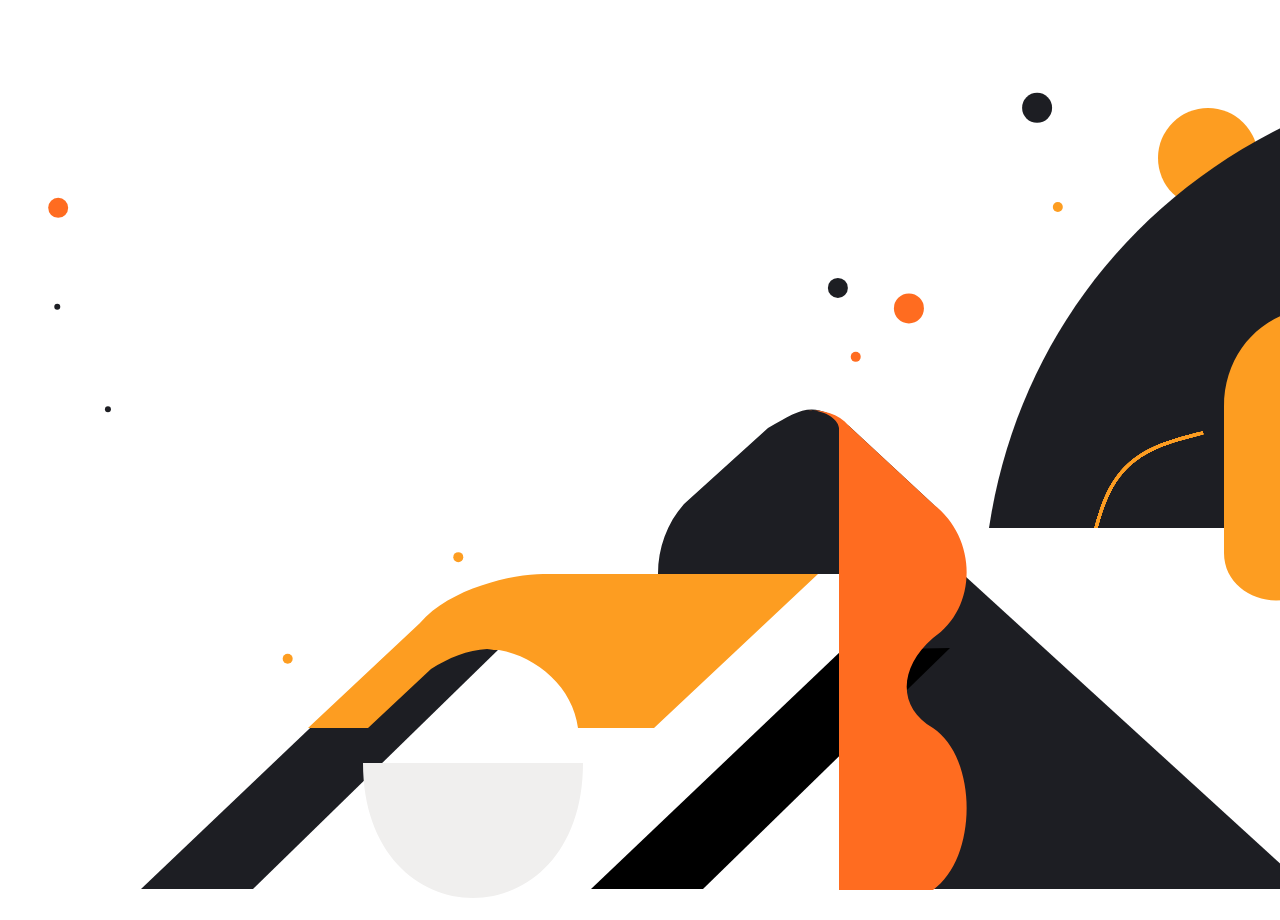
<file: assets/landingPage_00/240914_landingPageCode/index.html>
<!DOCTYPE html>
<html lang="en">
<head>
    <meta charset="UTF-8">
    <meta name="viewport" content="width=device-width, initial-scale=1.0">
    <title>Document</title>
    <script src="style.css"></script>
</head>
<body>
            <canvas id="myCanvas"></canvas>
          <script src="landingPage.js"></script>
</body>
</html>
</file>
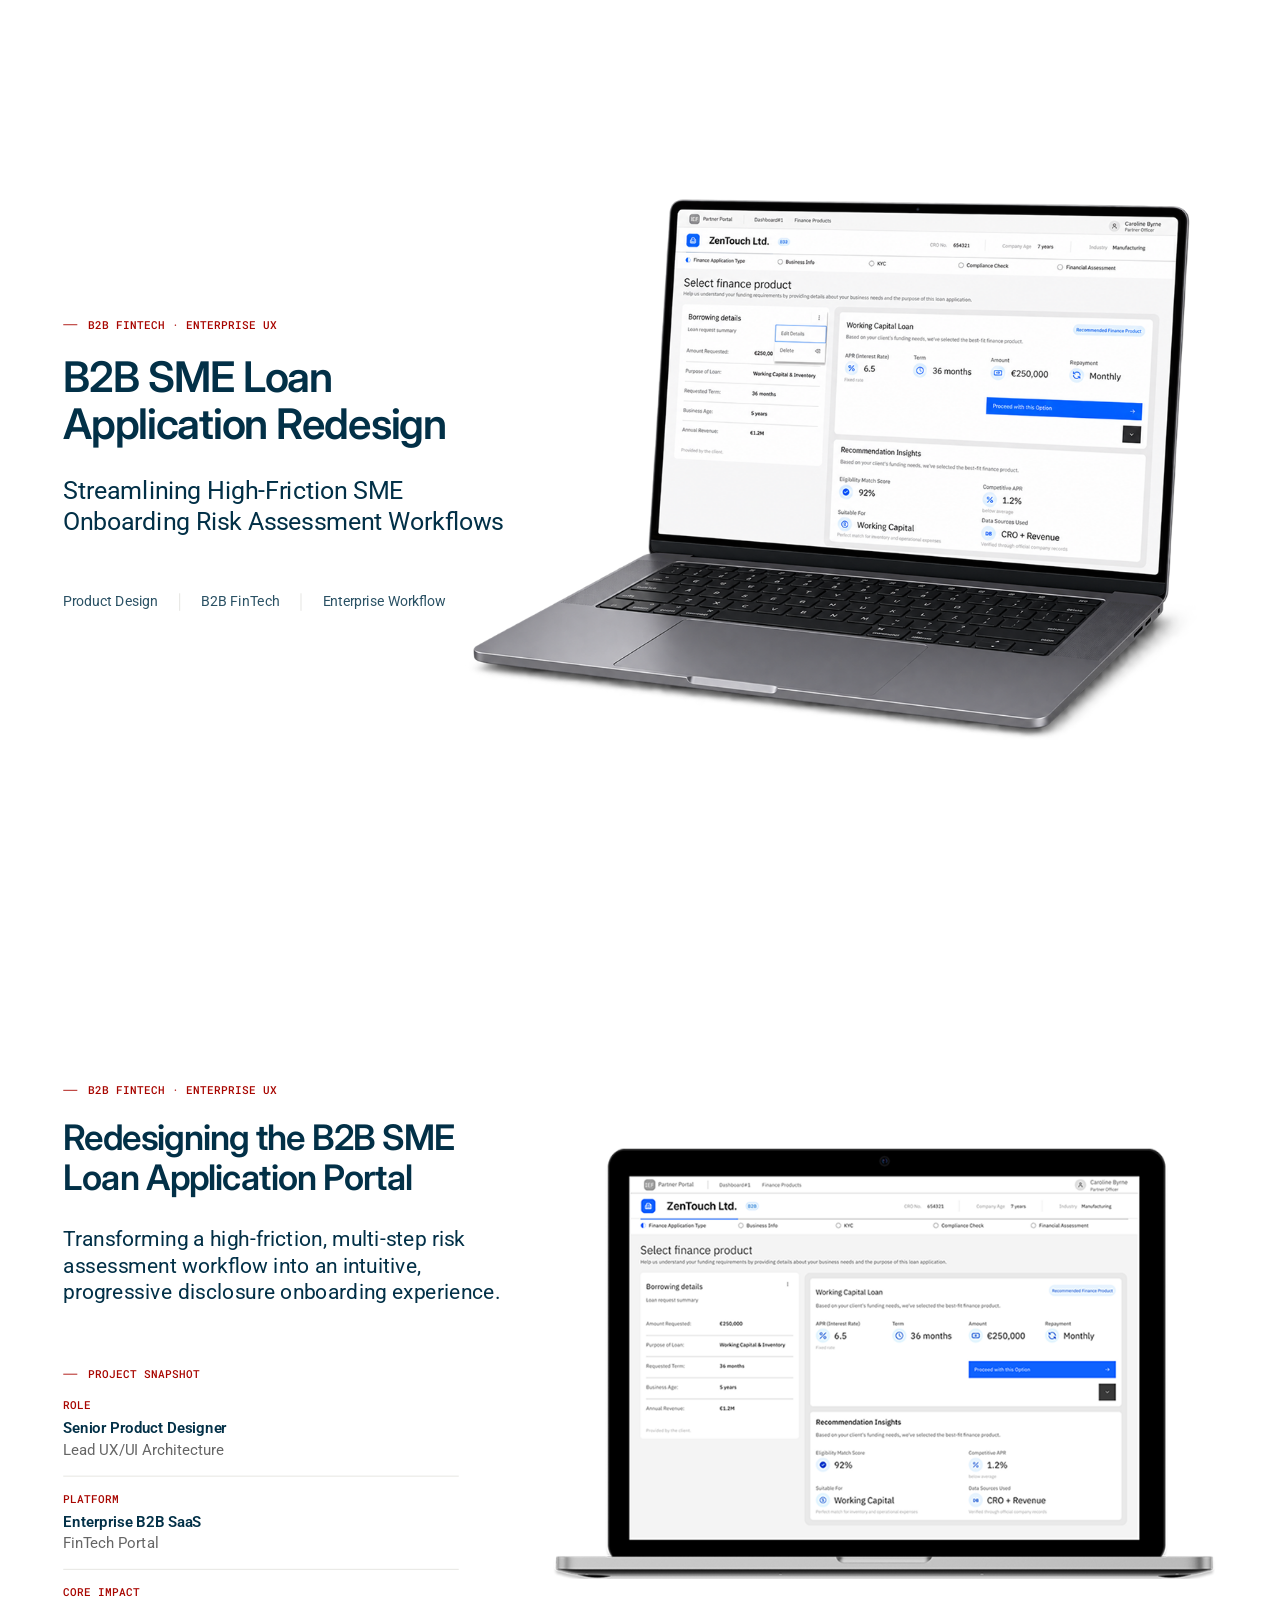
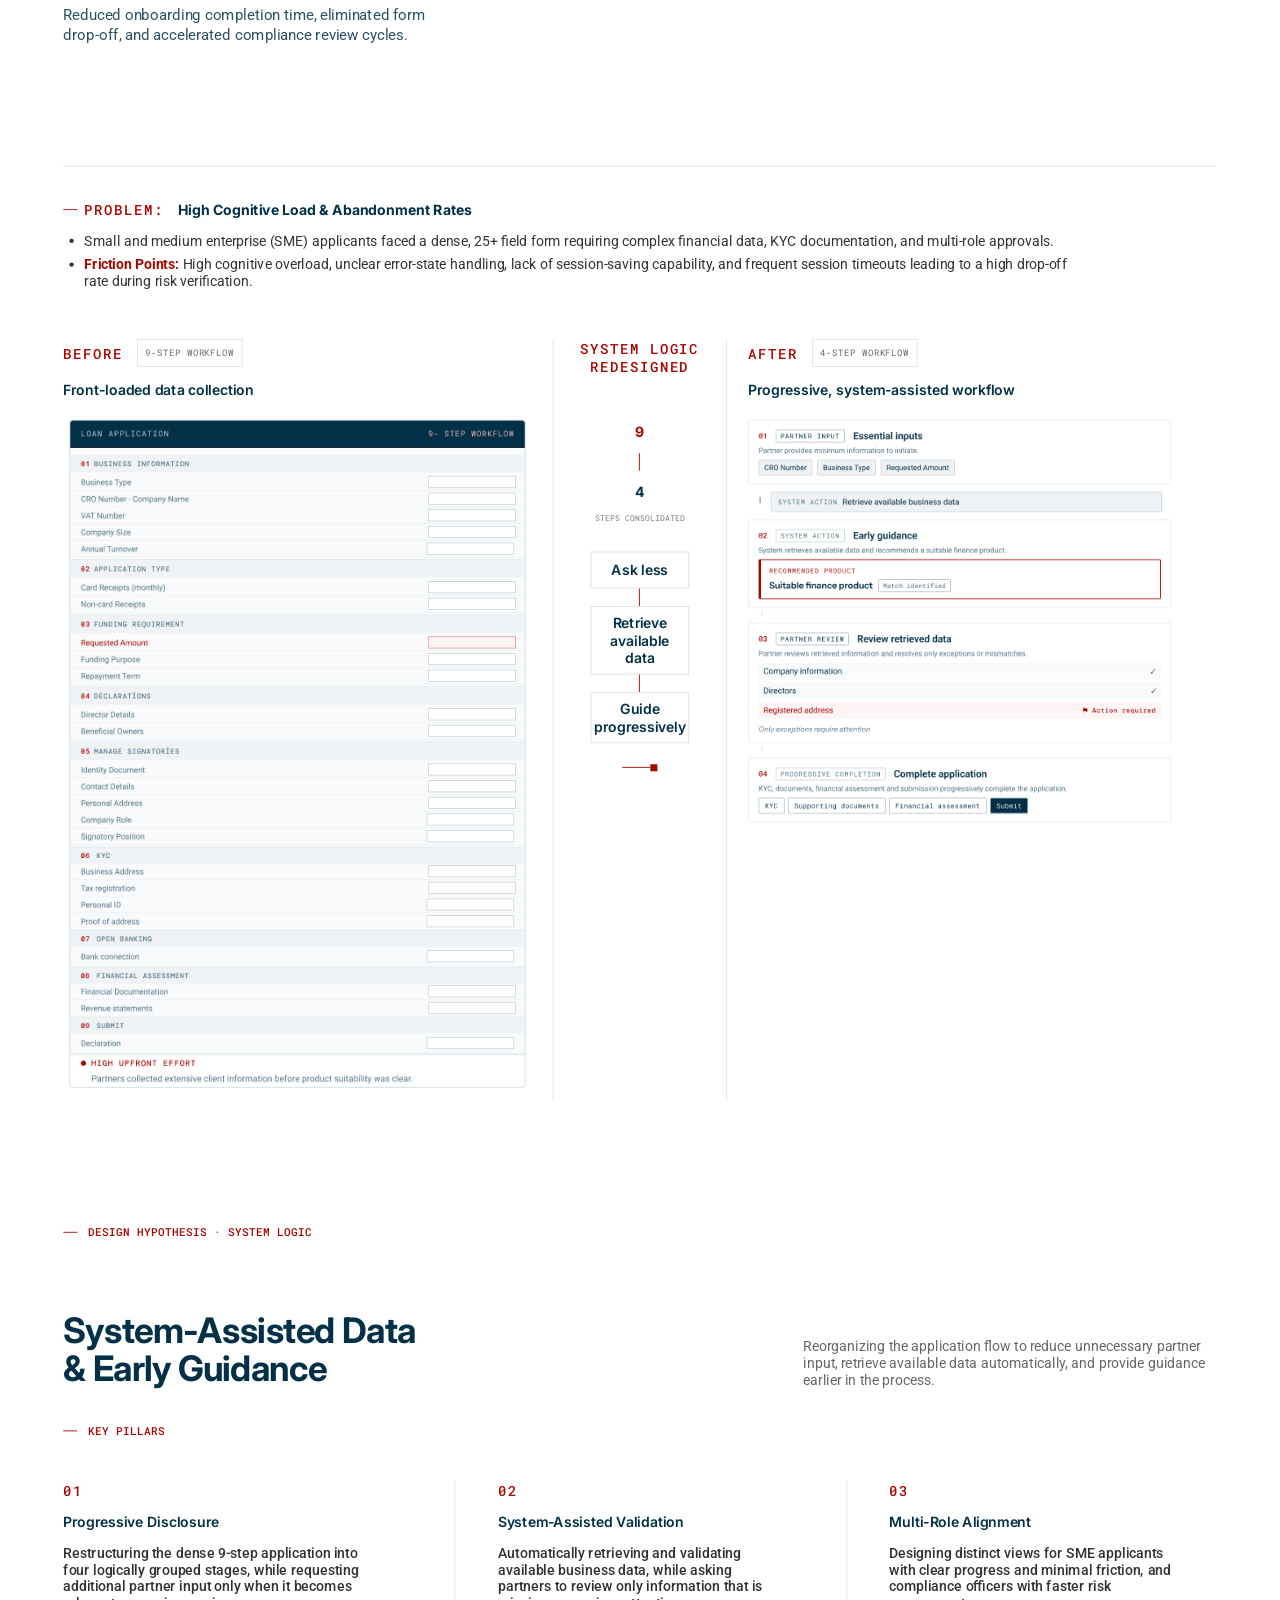
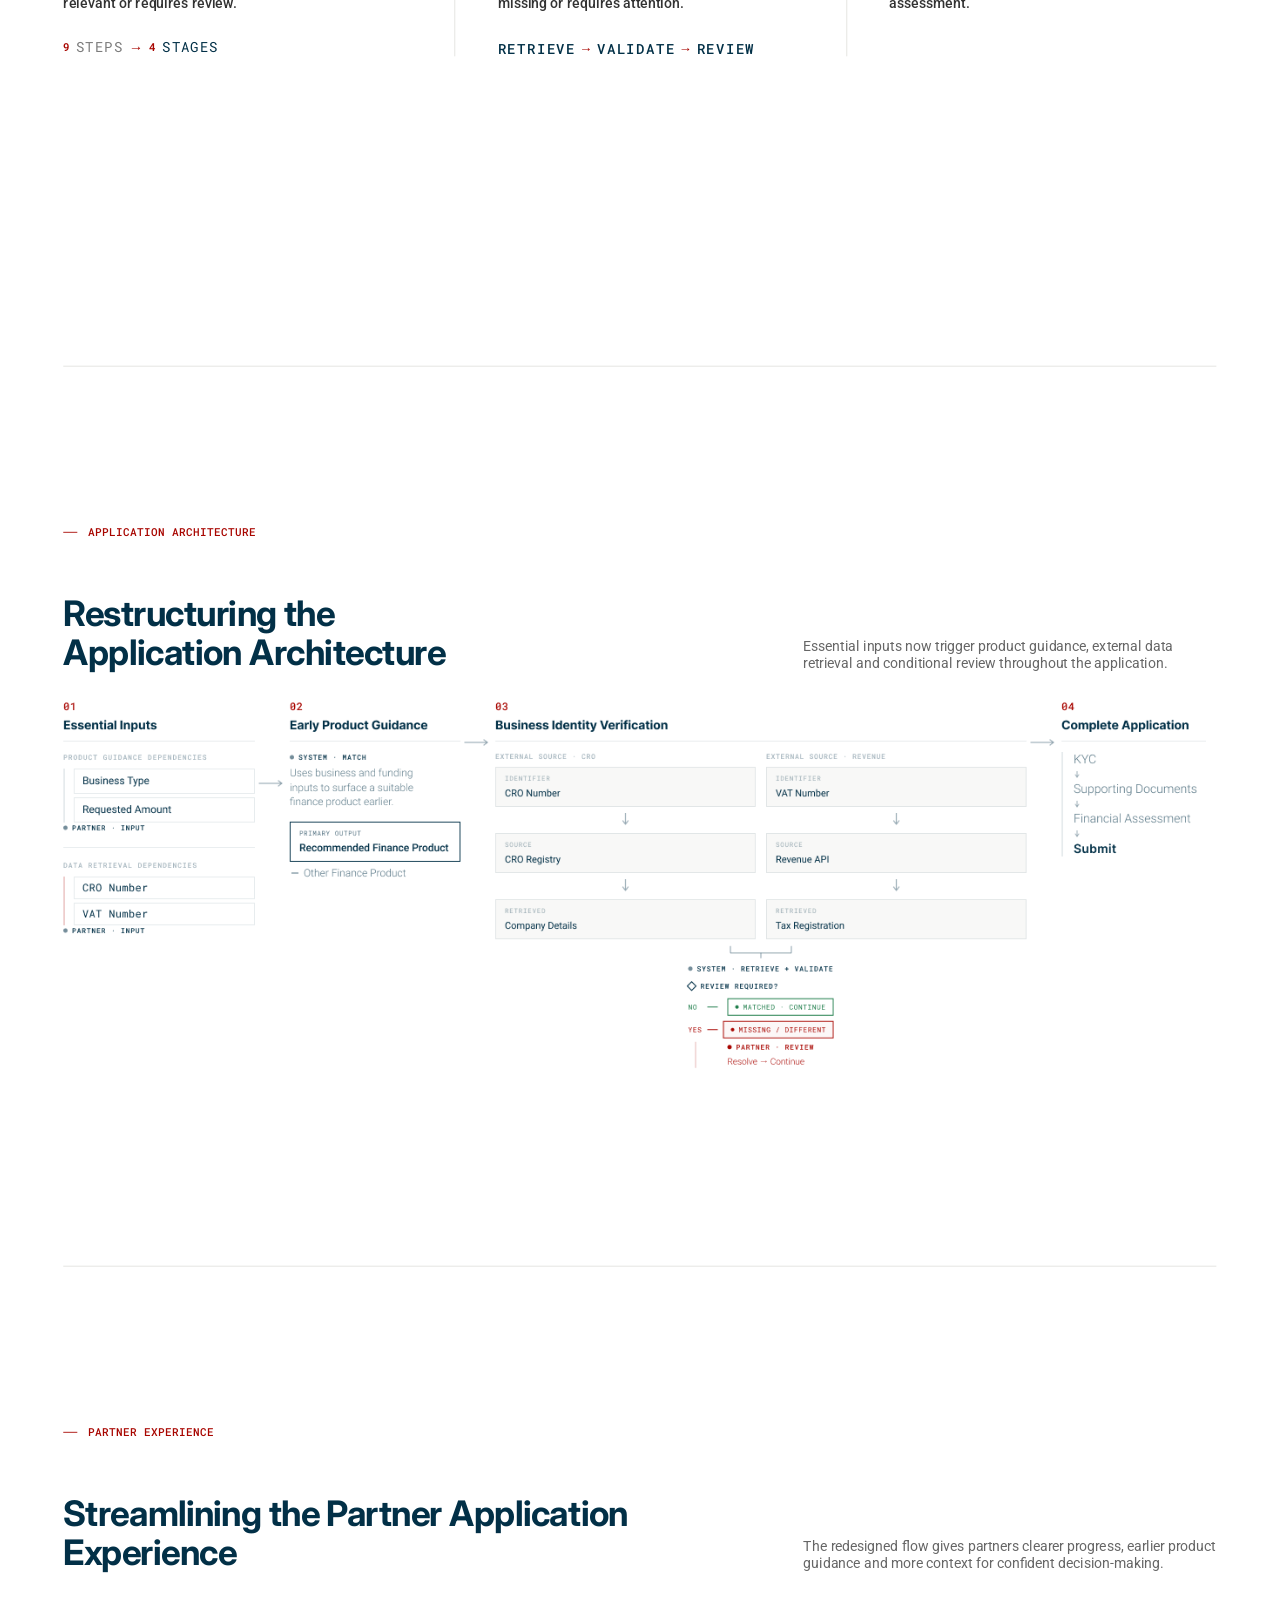
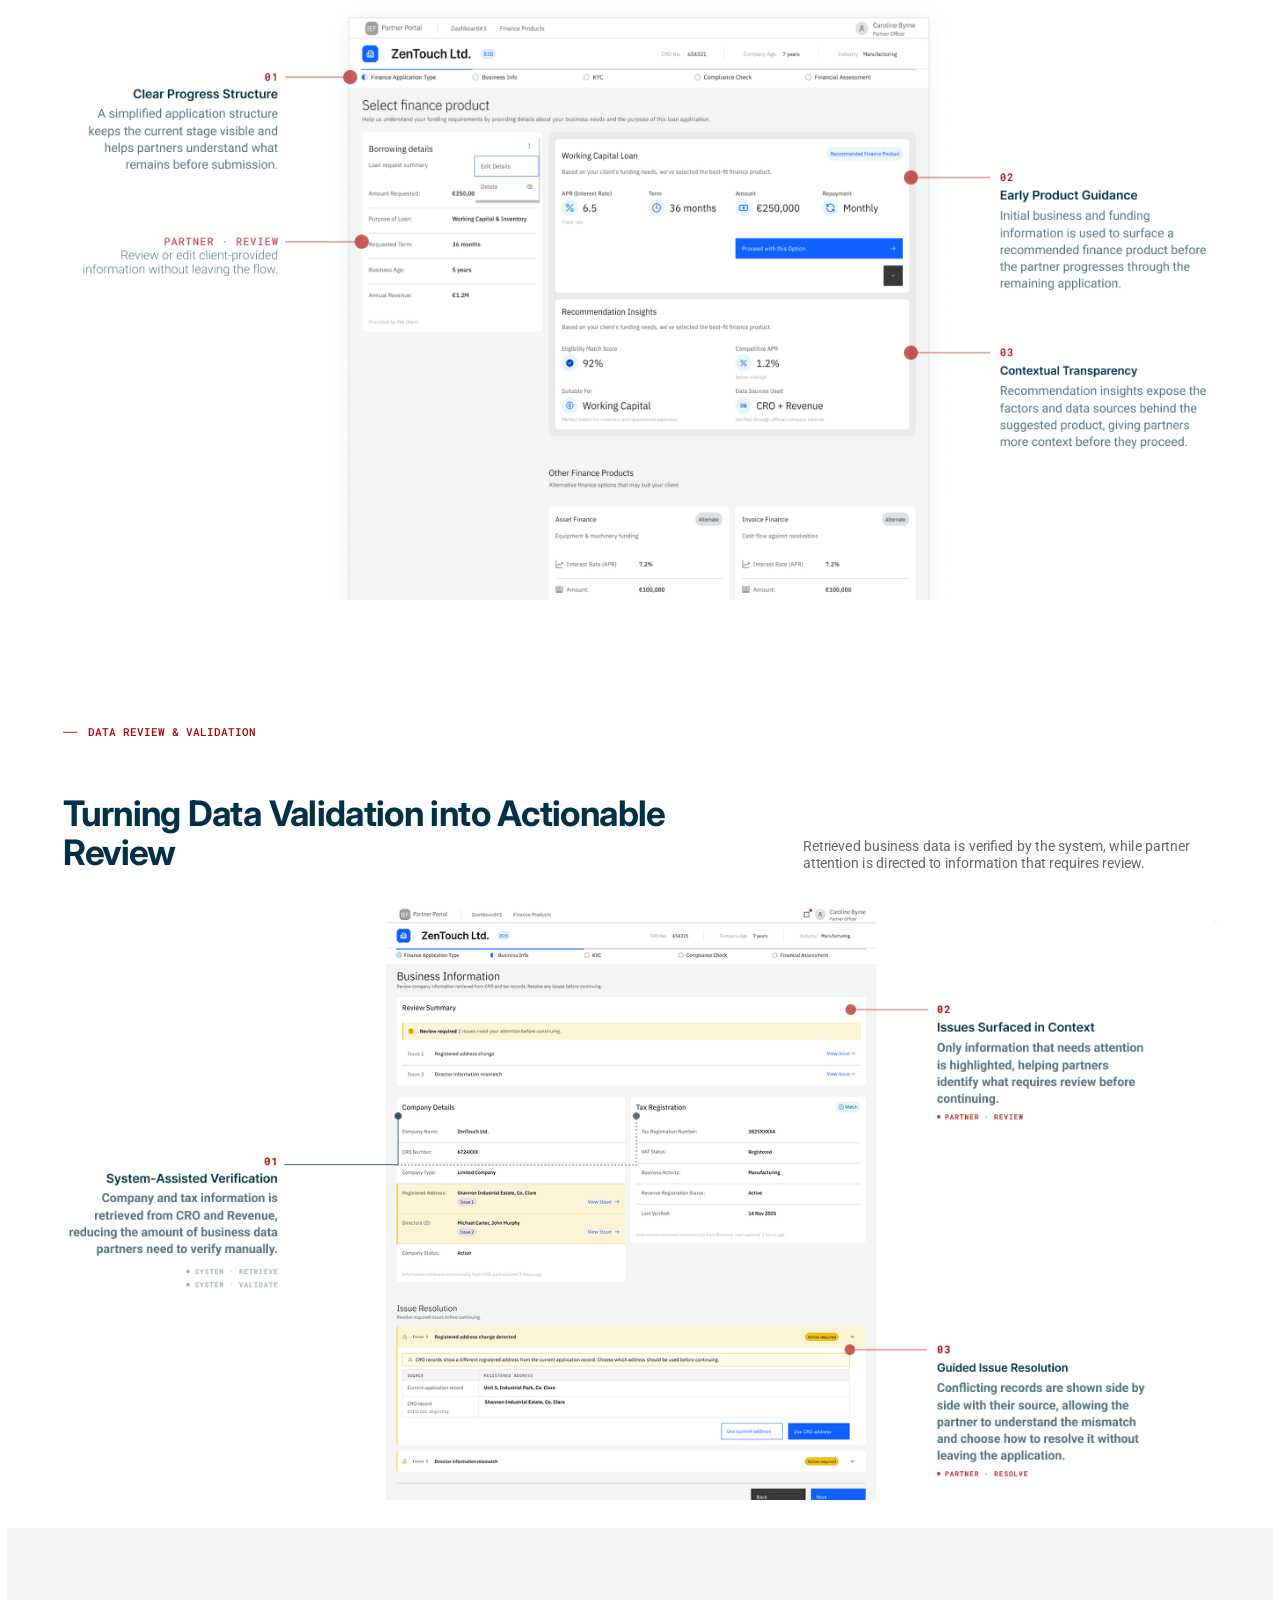
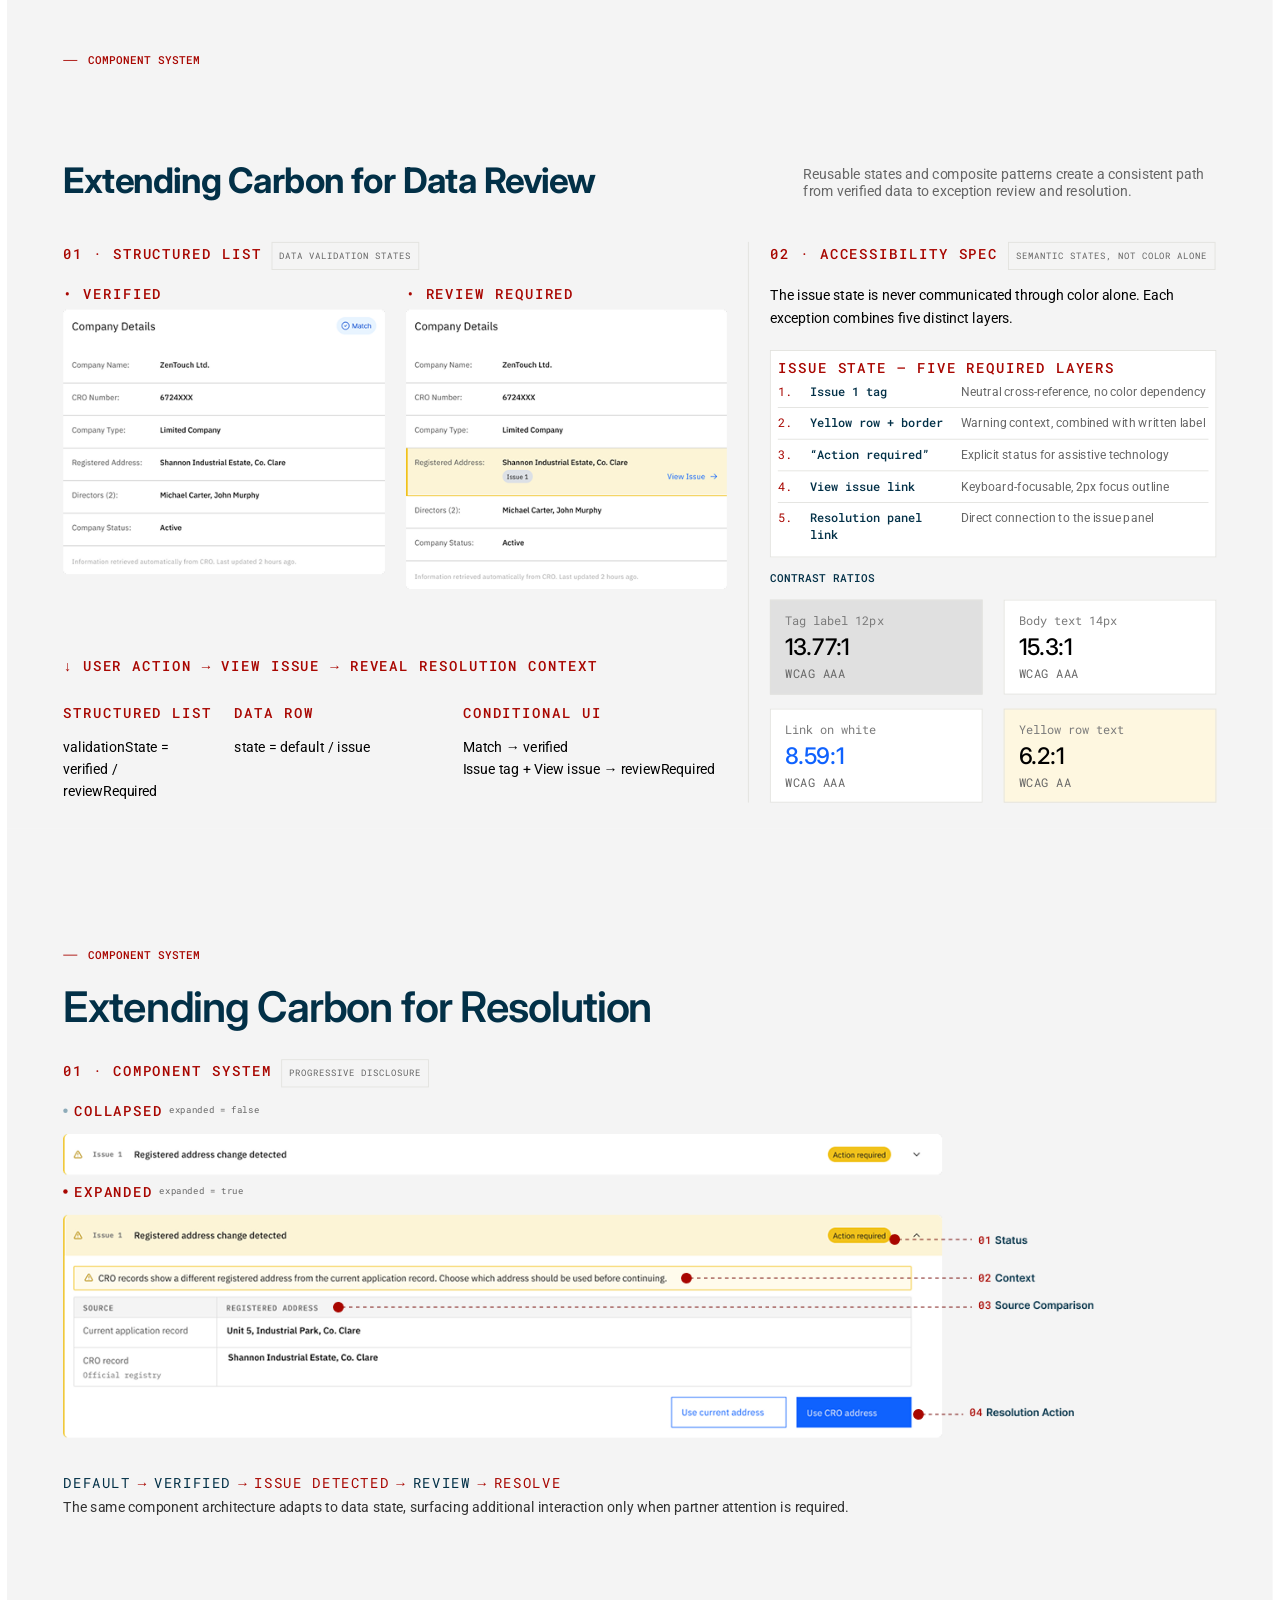
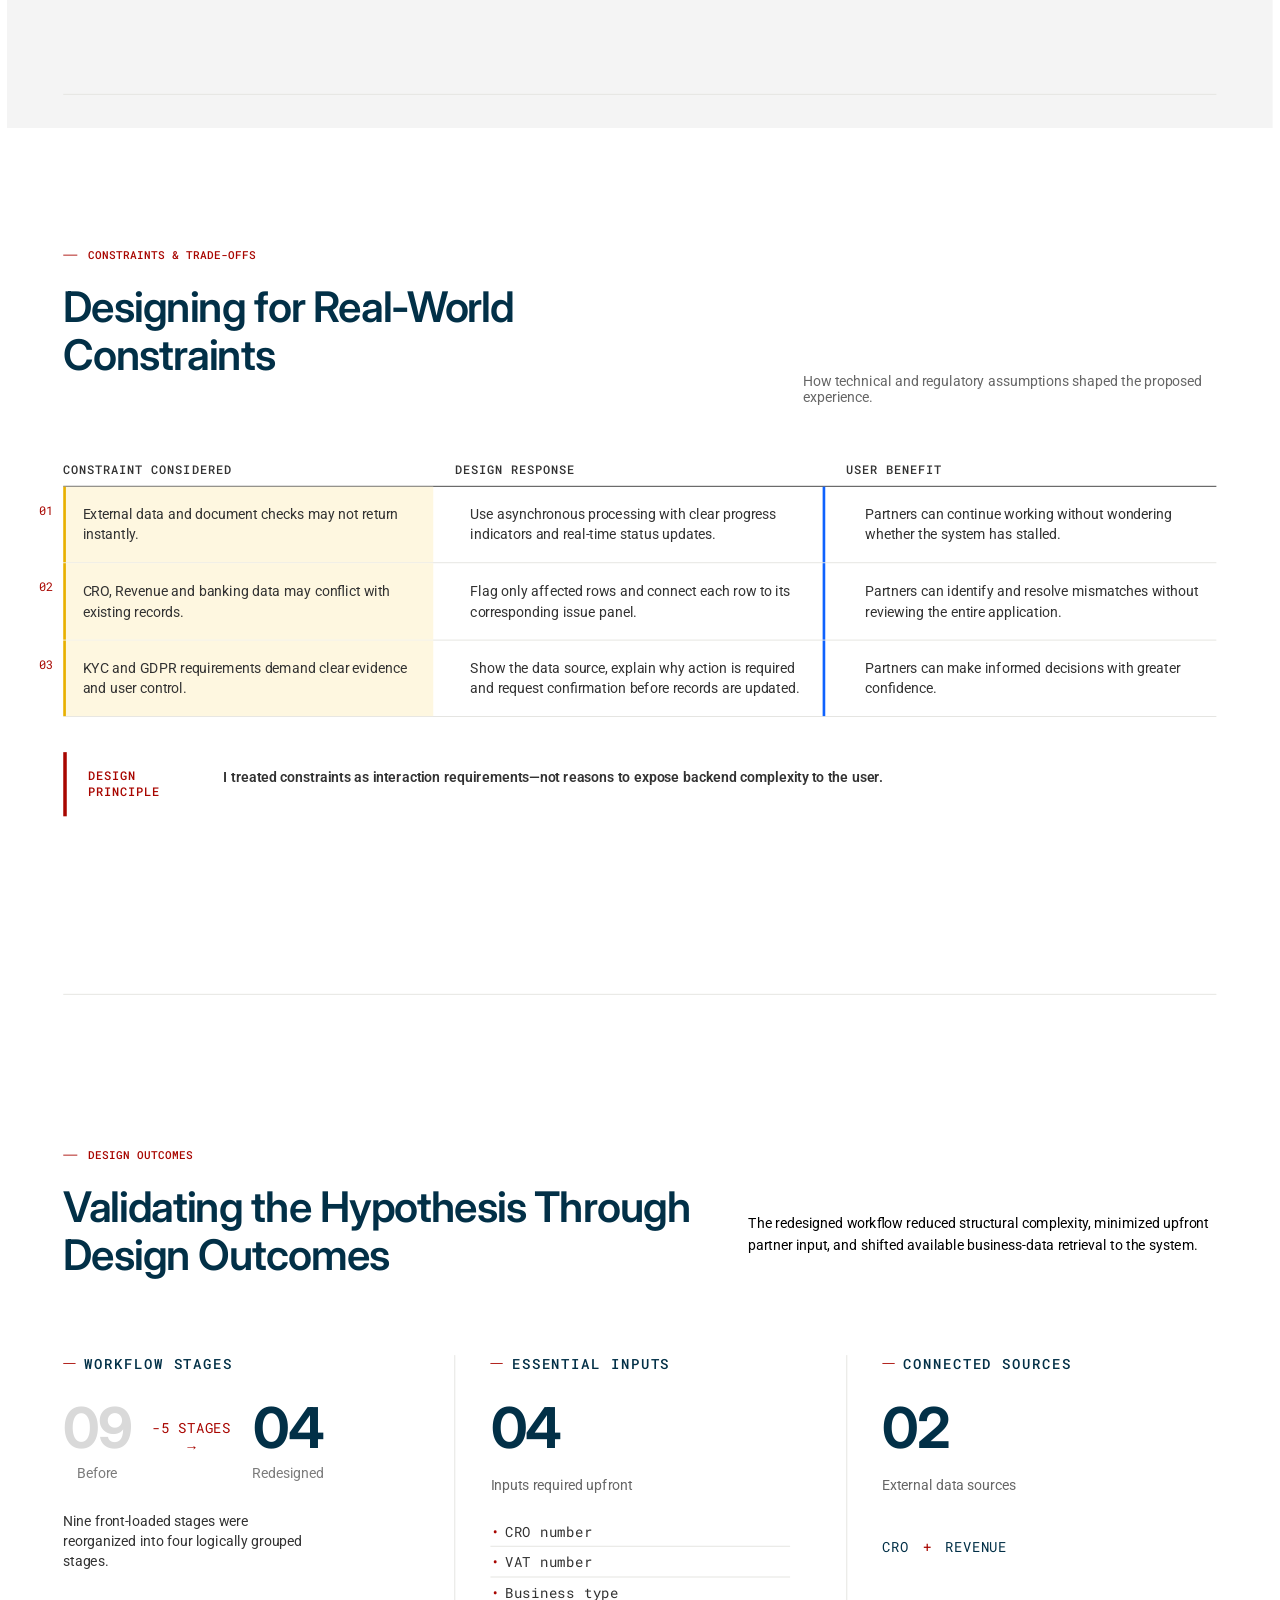
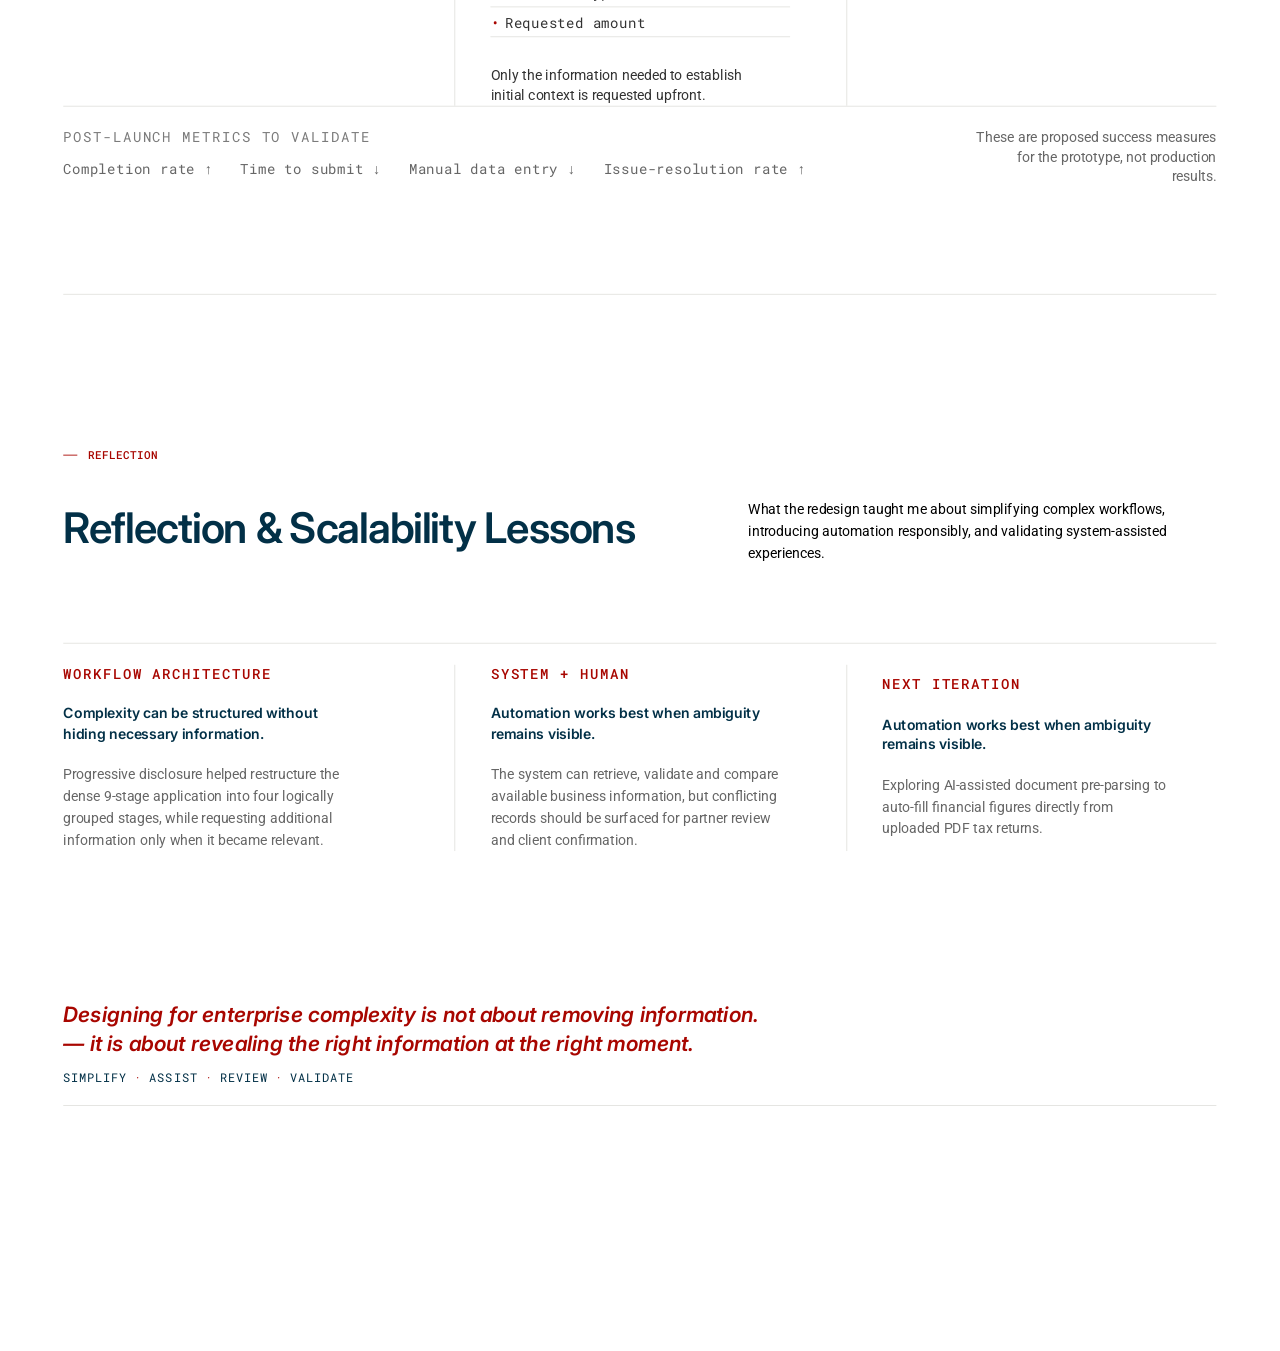
<file: UX-UI Cases/loan-application-quick-case-study.html>
<!doctype html>
<html lang="en">
  <head>
    <meta charset="UTF-8" />
    <meta name="viewport" content="width=device-width, initial-scale=1.0" />
    <title>FinTech Onboarding Case Study | Melis Konez Product Design</title>
    <meta
      name="title"
      content="FinTech Onboarding Case Study | Melis Konez Product Design"
    />
    <meta
      name="description"
      content="How I redesigned a complex broker onboarding portal using progressive disclosure to reduce cognitive load and accelerate first-time user activation."
    />
    <!-- Open Graph / LinkedIn -->
    <meta property="og:type" content="article" />
    <meta property="og:url" content="https://melisknz.com/fintech-onboarding" />
    <meta
      property="og:title"
      content="FinTech Partner Portal UX Redesign | Case Study"
    />
    <meta
      property="og:description"
      content="Streamlining broker onboarding and complex compliance workflows using progressive disclosure and modular design systems."
    />
    <meta
      property="og:image"
      content="https://melisknz.com/assets/og-fintech-case-study.jpg"
    />
    <!-- CSS-STYLE -->
    <link rel="stylesheet" href="/style/designstyle.css" />
    <link rel="stylesheet" href="/style/quick-case-study.css" />
  </head>
  <body class="quick-case-study">
    <!-- <nav class="quick-case-nav">...</nav> -->

    <main class="case-study-viewport">
      <div class="case-study-scale-shell">
        <div class="case-study-stage">
          <!-- SLIDE 01 — HERO  ====================================================== -->
          <section class="case-slide">
            <div class="case-slide__inner">
              <div class="case-grid">
                <!-- Left content -->
                <div class="case-grid__item col-5">
                  <div class="case-slide__content">
                    <div class="case-eyebrow">
                      <span class="case-eyebrow__text">
                        B2B FINTECH · ENTERPRISE UX
                      </span>
                    </div>
                    <h1 class="case-slide__title">
                      B2B SME Loan<br />
                      Application Redesign
                    </h1>

                    <p class="case-hero__subtitle">
                      Streamlining High-Friction SME Onboarding Risk Assessment
                      Workflows
                    </p>
                    <div class="case-meta">
                      <span class="case-meta__item">Product Design</span>
                      <span class="case-meta__item">B2B FinTech</span>
                      <span class="case-meta__item">Enterprise Workflow</span>
                    </div>
                  </div>
                </div>

                <!-- Right visual -->
                <div class="case-grid__item case-grid__item--visual col-7">
                  <img
                    class="case-slide__visual-hero"
                    src="/assets/LoanApplication-QuickView/Hero-img.png"
                    alt="IEFinance loan application displayed on a laptop"
                  />
                </div>
              </div>
            </div>
          </section>
          <!-- SLIDE 02 — Snapshot  ====================================================== -->
          <section class="case-slide">
            <div class="case-slide__inner">
              <div class="case-grid">
                <!-- Left content -->
                <div class="case-grid__item col-5">
                  <div class="case-slide__content">
                    <div class="case-eyebrow">
                      <span class="case-eyebrow__text">
                        B2B FINTECH · ENTERPRISE UX
                      </span>
                    </div>

                    <h2 class="case-slide__title-snapshot">
                      Redesigning the B2B SME<br />
                      Loan Application Portal
                    </h2>

                    <p class="case-hero__subtitle-snapshot">
                      Transforming a high-friction, multi-step risk assessment
                      workflow into an intuitive, progressive disclosure
                      onboarding experience.
                    </p>

                    <div class="case-slide__section">
                      <div class="case-eyebrow case-eyebrow--section">
                        <span class="case-eyebrow__text">
                          PROJECT SNAPSHOT
                        </span>
                      </div>

                      <dl class="case-snapshot">
                        <div class="case-snapshot__item">
                          <dt class="case-snapshot__label">ROLE</dt>
                          <dd class="case-snapshot__value">
                            <strong>Senior Product Designer</strong>
                            <span>Lead UX/UI Architecture</span>
                          </dd>
                        </div>

                        <div class="case-snapshot__item">
                          <dt class="case-snapshot__label">PLATFORM</dt>
                          <dd class="case-snapshot__value">
                            <strong>Enterprise B2B SaaS</strong>
                            <span>FinTech Portal</span>
                          </dd>
                        </div>

                        <div class="">
                          <dt class="case-snapshot__label">CORE IMPACT</dt>
                          <dd
                            class="case-snapshot__value case-snapshot__value--impact"
                          >
                            Reduced onboarding completion time, eliminated form
                            drop-off, and accelerated compliance review cycles.
                          </dd>
                        </div>
                      </dl>
                    </div>
                  </div>
                </div>

                <!-- Right visual -->
                <div class="case-grid__item case-grid__item--visual col-7">
                  <img
                    class="case-slide__visual"
                    src="/assets/LoanApplication-QuickView/260330_01 1.png"
                    alt="IEFinance loan application displayed on a laptop"
                  />
                </div>
              </div>
            </div>

            <div class="case-slide__footer-rule" aria-hidden="true"></div>
          </section>
          <section class="case-slide case-slide--workflow">
            <div class="case-slide__inner">
              <!-- ==================================================
         TOP — PROBLEM STATEMENT
         ================================================== -->

              <div class="workflow-problem">
                <div class="workflow-problem__title">
                  <span class="workflow-problem__label"> PROBLEM: </span>

                  <strong> High Cognitive Load &amp; Abandonment Rates </strong>
                </div>

                <ul class="workflow-problem__list">
                  <li>
                    Small and medium enterprise (SME) applicants faced a dense,
                    25+ field form requiring complex financial data, KYC
                    documentation, and multi-role approvals.
                  </li>

                  <li>
                    <strong>Friction Points:</strong>
                    High cognitive overload, unclear error-state handling, lack
                    of session-saving capability, and frequent session timeouts
                    leading to a high drop-off rate during risk verification.
                  </li>
                </ul>
              </div>

              <!-- ==================================================
         COMPARISON — 12 COLUMN GRID
         ================================================== -->

              <div class="case-grid workflow-comparison">
                <!-- =========================
           LEFT — BEFORE
           5 columns
           ========================= -->

                <div class="workflow-panel workflow-panel--before col-5">
                  <div class="workflow-panel__header">
                    <span class="workflow-panel__eyebrow"> BEFORE </span>

                    <span class="workflow-panel__chip"> 9-STEP WORKFLOW </span>
                  </div>

                  <h2 class="workflow-panel__title">
                    Front-loaded data collection
                  </h2>

                  <img
                    class="workflow-panel__image"
                    src="/assets/LoanApplication-QuickView/LoadedDataCollection_00.png"
                    alt="Previous nine-step loan application workflow"
                  />
                </div>

                <!-- =========================
           MIDDLE — TRANSFORMATION
           2 columns
           ========================= -->

                <div class="workflow-transform col-2">
                  <div class="workflow-transform__heading">
                    SYSTEM LOGIC<br />
                    REDESIGNED
                  </div>

                  <div class="workflow-transform__metric">
                    <span class="workflow-transform__from"> 9 </span>

                    <span
                      class="workflow-transform__arrow"
                      aria-hidden="true"
                    ></span>

                    <span class="workflow-transform__to"> 4 </span>

                    <span class="workflow-transform__caption">
                      STEPS CONSOLIDATED
                    </span>
                  </div>

                  <div class="workflow-transform__principles">
                    <div class="workflow-transform__principle">Ask less</div>

                    <span
                      class="workflow-transform__connector"
                      aria-hidden="true"
                    ></span>

                    <div class="workflow-transform__principle">
                      Retrieve<br />
                      available data
                    </div>

                    <span
                      class="workflow-transform__connector"
                      aria-hidden="true"
                    ></span>

                    <div class="workflow-transform__principle">
                      Guide<br />
                      progressively
                    </div>
                  </div>

                  <div
                    class="workflow-transform__end-marker"
                    aria-hidden="true"
                  >
                    <span></span>
                    <i></i>
                  </div>
                </div>

                <!-- =========================
           RIGHT — AFTER
           5 columns
           ========================= -->

                <div class="workflow-panel workflow-panel--after col-5">
                  <div class="workflow-panel__header">
                    <span class="workflow-panel__eyebrow"> AFTER </span>

                    <span class="workflow-panel__chip"> 4-STEP WORKFLOW </span>
                  </div>

                  <h2 class="workflow-panel__title">
                    Progressive, system-assisted workflow
                  </h2>

                  <img
                    class="workflow-panel__image"
                    src="/assets/LoanApplication-QuickView/SystemAssistedWorkflow.png"
                    alt="Redesigned four-stage system-assisted workflow"
                  />
                </div>
              </div>
            </div>
          </section>
          <!--  SLIDE 04 — SYSTEM-ASSISTED DATA & EARLY GUIDANCE ====================================================== -->
          <section class="case-slide case-slide--architecture">
            <div class="case-slide__i">
              <!--  INTRO =================================================== -->
              <header class="architecture-header case-grid">
                <div class="architecture-header__eyebrow col-12">
                  <div class="case-eyebrow">
                    <span class="case-eyebrow__text">
                      DESIGN HYPOTHESIS · SYSTEM LOGIC
                    </span>
                  </div>
                </div>

                <!-- F2: title -->
                <div class="architecture-header__title col-7">
                  <h2 class="architecture-title">
                    System-Assisted Data<br />
                    &amp; Early Guidance
                  </h2>
                </div>

                <!-- F3: supporting description -->
                <div class="architecture-header__description col-5">
                  <p class="architecture-lead">
                    Reorganizing the application flow to reduce unnecessary
                    partner input, retrieve available data automatically, and
                    provide guidance earlier in the process.
                  </p>
                </div>
              </header>

              <!-- ==================================================
         SECTION LABEL
         ================================================== -->

              <div
                class="case-eyebrow case-eyebrow--section hypothesis-section-label"
              >
                <span class="case-eyebrow__text"> KEY PILLARS </span>
              </div>

              <!-- ==================================================
         3 PILLARS — 12 COLUMN GRID
         ================================================== -->

              <div class="case-grid hypothesis-pillars">
                <!-- 01 -->
                <article class="hypothesis-pillar col-4">
                  <span class="hypothesis-pillar__index"> 01 </span>

                  <h3 class="hypothesis-pillar__title">
                    Progressive Disclosure
                  </h3>

                  <p class="hypothesis-pillar__body">
                    Restructuring the dense 9-step application into four
                    logically grouped stages, while requesting additional
                    partner input only when it becomes relevant or requires
                    review.
                  </p>

                  <div class="hypothesis-pillar__metric">
                    <strong>9</strong>
                    <span>STEPS</span>

                    <span class="hypothesis-pillar__arrow" aria-hidden="true">
                      →
                    </span>

                    <strong>4</strong>
                    <span style="color: #023047">STAGES</span>
                  </div>
                </article>

                <!-- 02 -->
                <article class="hypothesis-pillar col-4">
                  <span class="hypothesis-pillar__index"> 02 </span>

                  <h3 class="hypothesis-pillar__title">
                    System-Assisted Validation
                  </h3>

                  <p class="hypothesis-pillar__body">
                    Automatically retrieving and validating available business
                    data, while asking partners to review only information that
                    is missing or requires attention.
                  </p>

                  <div class="hypothesis-pillar__process">
                    <span>RETRIEVE</span>
                    <i aria-hidden="true">→</i>
                    <span>VALIDATE</span>
                    <i aria-hidden="true">→</i>
                    <span>REVIEW</span>
                  </div>
                </article>

                <!-- 03 -->
                <article class="hypothesis-pillar col-4">
                  <span class="hypothesis-pillar__index"> 03 </span>

                  <h3 class="hypothesis-pillar__title">Multi-Role Alignment</h3>

                  <p class="hypothesis-pillar__body">
                    Designing distinct views for SME applicants with clear
                    progress and minimal friction, and compliance officers with
                    faster risk assessment.
                  </p>
                </article>
              </div>
            </div>
            <!-- ==================================================
         BOTTOM PRINCIPLE
         ================================================== -->

            <!-- Bottom rule -->
            <div class="case-slide__footer-rule" aria-hidden="true"></div>
          </section>
          <!-- ======================================================
     SLIDE 05 — APPLICATION ARCHITECTURE
     ====================================================== -->

          <section class="case-slide case-slide--architecture">
            <div class="case-slide__i">
              <!-- ==================================================
                  INTRO
                  ================================================== -->

              <header class="architecture-header case-grid">
                <!-- F1: full-width eyebrow -->
                <div class="architecture-header__eyebrow col-12">
                  <div class="case-eyebrow">
                    <span class="case-eyebrow__text">
                      APPLICATION ARCHITECTURE
                    </span>
                  </div>
                </div>

                <!-- F2: title -->
                <div class="architecture-header__title col-7">
                  <h2 class="architecture-title">
                    Restructuring the<br />
                    Application Architecture
                  </h2>
                </div>

                <!-- F3: supporting description -->
                <div class="architecture-header__description col-5">
                  <p class="architecture-lead">
                    Essential inputs now trigger product guidance, external data
                    retrieval and conditional review throughout the application.
                  </p>
                </div>
              </header>
              <div class="architecture-visual">
                <img
                  class="architecture-visual__image"
                  src="/assets/LoanApplication-QuickView/ApplicationArchitecture.png"
                  alt="Application architecture showing essential inputs, early product guidance, business identity verification, conditional review, and application completion."
                />
              </div>
            </div>

            <!-- Bottom rule -->
            <div class="case-slide__footer-rule" aria-hidden="true"></div>
          </section>

          <section class="case-slide case-slide--architecture">
            <div class="case-slide__i">
              <header class="architecture-header case-grid">
                <!-- F1: full-width eyebrow -->
                <div class="architecture-header__eyebrow col-12">
                  <div class="case-eyebrow">
                    <span class="case-eyebrow__text"> PARTNER experience </span>
                  </div>
                </div>

                <!-- F2: title -->
                <div class="architecture-header__title col-7">
                  <h2 class="architecture-title">
                    Streamlining the Partner Application Experience
                  </h2>
                </div>

                <!-- F3: supporting description -->
                <div class="architecture-header__description col-5">
                  <p class="architecture-lead">
                    The redesigned flow gives partners clearer progress, earlier
                    product guidance and more context for confident
                    decision-making.
                  </p>
                </div>
              </header>
              <div class="architecture-visual">
                <img
                  class="architecture-visual__image"
                  src="/assets/LoanApplication-QuickView/PartnerExperience_00.png"
                  alt="Application architecture showing essential inputs, early product guidance, business identity verification, conditional review, and application completion."
                />
              </div>
            </div>
            <!-- Bottom rule -->
            <!--             <div class="case-slide__footer-rule" aria-hidden="true"></div>
 -->
          </section>

          <section class="case-slide case-slide--architecture">
            <div class="case-slide__i">
              <header class="architecture-header case-grid">
                <!-- F1: full-width eyebrow -->
                <div class="architecture-header__eyebrow col-12">
                  <div class="case-eyebrow">
                    <span class="case-eyebrow__text">
                      Data Review & Validation</span
                    >
                  </div>
                </div>

                <!-- F2: title -->
                <div class="architecture-header__title col-7">
                  <h2 class="architecture-title">
                    Turning Data Validation into Actionable Review
                  </h2>
                </div>

                <!-- F3: supporting description -->
                <div class="architecture-header__description col-5">
                  <p class="architecture-lead">
                    Retrieved business data is verified by the system, while
                    partner attention is directed to information that requires
                    review.
                  </p>
                </div>
              </header>
              <div class="architecture-visual">
                <img
                  class="architecture-visual__image"
                  src="/assets/LoanApplication-QuickView/ActionableReview_00.png"
                  alt="Application architecture showing essential inputs, early product guidance, business identity verification, conditional review, and application completion."
                />
                <div class="architecture-visual__rule" aria-hidden="true"></div>
              </div>
            </div>
            <!-- Bottom rule -->
          </section>
          <!-- SLIDE 08 — APPLICATION ARCHITECTURE  =================== -->
          <section
            class="case-slide case-slide--architecture case-slide--component-system case-slide--gray"
            style="margin-top: 2rem"
          >
            <div class="case-slide__i">
              <header class="architecture-header case-grid">
                <!-- F1: full-width eyebrow -->
                <div class="architecture-header__eyebrow col-12">
                  <div class="case-eyebrow">
                    <span class="case-eyebrow__text"> Component System</span>
                  </div>
                </div>

                <!-- F2: title -->
                <div class="architecture-header__title col-7">
                  <h2 class="architecture-title">
                    Extending Carbon for Data Review
                  </h2>
                </div>

                <!-- F3: supporting description -->
                <div class="architecture-header__description col-5">
                  <p class="architecture-lead">
                    Reusable states and composite patterns create a consistent
                    path from verified data to exception review and resolution.
                  </p>
                </div>
              </header>
              <!-- Main content -->
              <!-- ============================================
         MAIN — F1 + F2
         ============================================ -->
              <div
                class="case-grid component-system__layout"
                style="justify-content: flex-start"
              >
                <!-- ==========================================
           F1 — STRUCTURED LIST
           ========================================== -->
                <section class="case-grid__item col-7 component-system__group">
                  <!-- Section header -->
                  <div class="component-system__section-heading">
                    <span class="workflow-panel__eyebrow">
                      01 · STRUCTURED LIST
                    </span>

                    <span class="workflow-panel__chip">
                      DATA VALIDATION STATES
                    </span>
                  </div>

                  <!-- A + B -->
                  <div class="case-grid component-system__state-grid">
                    <!-- A -->
                    <article class="case-grid__item col-6 component-state">
                      <div
                        class="workflow-panel__eyebrow component-state__status component-state__status--verified"
                      >
                        • VERIFIED
                      </div>

                      <img
                        class="workflow-panel__image component-state__image"
                        src="/assets/LoanApplication-QuickView/Data-V6_00.png"
                        alt="Verified company details structured list"
                      />
                    </article>

                    <!-- B -->
                    <article class="case-grid__item col-6 component-state">
                      <div
                        class="workflow-panel__eyebrow component-state__status component-state__status--review"
                      >
                        • REVIEW REQUIRED
                      </div>

                      <img
                        class="workflow-panel__image component-state__image"
                        src="/assets/LoanApplication-QuickView/Data-V6_CompanyDetails.png"
                        alt="Company details structured list requiring review"
                      />
                    </article>
                  </div>

                  <!-- User action -->
                  <div class="component-system__interaction">
                    <div class="workflow-panel__eyebrow">
                      ↓ USER ACTION → VIEW ISSUE → REVEAL RESOLUTION CONTEXT
                    </div>

                    <div class="case-grid component-system__spec-grid">
                      <div class="case-slide__content col-3">
                        <h3 class="workflow-panel__eyebrow">STRUCTURED LIST</h3>

                        <p class="component-system__spec-copy">
                          validationState =<br />
                          verified / reviewRequired
                        </p>
                      </div>

                      <div class="case-slide__content col-4">
                        <h3 class="workflow-panel__eyebrow">DATA ROW</h3>

                        <p class="component-system__spec-copy">
                          state = default / issue
                        </p>
                      </div>

                      <div class="case-slide__content col-5">
                        <h3 class="workflow-panel__eyebrow">CONDITIONAL UI</h3>

                        <p class="component-system__spec-copy">
                          Match → verified<br />
                          Issue tag + View issue → reviewRequired
                        </p>
                      </div>
                    </div>
                  </div>
                </section>

                <!-- ==========================================
           F2 — ACCESSIBILITY
           ========================================== -->
                <aside
                  class="case-grid__item col-5 component-system__group component-system__group--accessibility"
                >
                  <!-- F2 heading -->
                  <div class="component-system__section-heading">
                    <span class="workflow-panel__eyebrow">
                      02 · ACCESSIBILITY SPEC
                    </span>

                    <span class="workflow-panel__chip">
                      SEMANTIC STATES, NOT COLOR ALONE
                    </span>
                  </div>

                  <p class="component-system__lead-copy">
                    The issue state is never communicated through color alone.
                    Each exception combines five distinct layers.
                  </p>

                  <!-- Accessibility layers -->
                  <div class="accessibility-layers">
                    <div class="workflow-panel__eyebrow">
                      ISSUE STATE — FIVE REQUIRED LAYERS
                    </div>

                    <ol class="accessibility-layers__list">
                      <li>
                        <strong>Issue 1 tag</strong>
                        <span
                          >Neutral cross-reference, no color dependency</span
                        >
                      </li>

                      <li>
                        <strong>Yellow row + border</strong>
                        <span
                          >Warning context, combined with written label</span
                        >
                      </li>

                      <li>
                        <strong>“Action required”</strong>
                        <span>Explicit status for assistive technology</span>
                      </li>

                      <li>
                        <strong>View issue link</strong>
                        <span>Keyboard-focusable, 2px focus outline</span>
                      </li>

                      <li>
                        <strong>Resolution panel link</strong>
                        <span>Direct connection to the issue panel</span>
                      </li>
                    </ol>
                  </div>

                  <!-- Contrast -->
                  <div class="contrast-section">
                    <div class="contrast-section__heading">CONTRAST RATIOS</div>

                    <div class="case-grid contrast-grid">
                      <div class="contrast-card contrast-card--muted col-6">
                        <span>Tag label 12px</span>
                        <strong>13.77:1</strong>
                        <small>WCAG AAA</small>
                      </div>

                      <div class="contrast-card col-6">
                        <span>Body text 14px</span>
                        <strong>15.3:1</strong>
                        <small>WCAG AAA</small>
                      </div>

                      <div class="contrast-card contrast-card--link col-6">
                        <span>Link on white</span>
                        <strong>8.59:1</strong>
                        <small>WCAG AAA</small>
                      </div>

                      <div class="contrast-card contrast-card--warning col-6">
                        <span>Yellow row text</span>
                        <strong>6.2:1</strong>
                        <small>WCAG AA</small>
                      </div>
                    </div>
                  </div>
                </aside>
              </div>
            </div>
          </section>
          <!-- SLIDE 09 — COMPONENT SYSTEM / RESOLUTION =================== -->
          <section
            class="case-slide case-slide--architecture case-slide--gray case-slide--component-system"
          >
            <div class="case-slide__i">
              <!-- HEADER -->
              <header class="architecture-header case-grid">
                <div class="case-grid__item col-12">
                  <div class="case-eyebrow">
                    <span class="case-eyebrow__text"> COMPONENT SYSTEM </span>
                  </div>
                </div>

                <div class="case-grid__item col-7">
                  <h2 class="case-slide__title">
                    Extending Carbon for Resolution
                  </h2>
                </div>
              </header>

              <!-- COMPONENT TYPE -->
              <div class="resolution-section-heading">
                <span class="workflow-panel__eyebrow">
                  01 · COMPONENT SYSTEM
                </span>

                <span class="workflow-panel__chip">
                  PROGRESSIVE DISCLOSURE
                </span>
              </div>

              <!-- STATES -->
              <div class="case-grid resolution-layout">
                <div class="case-grid__item col-11 resolution-states">
                  <!-- COLLAPSED -->
                  <div class="resolution-state">
                    <div class="resolution-state__label">
                      <span class="resolution-state__dot"></span>

                      <span class="workflow-panel__eyebrow"> COLLAPSED </span>

                      <span class="resolution-state__meta">
                        expanded = false
                      </span>
                    </div>

                    <img
                      class="resolution-state__image resolution-state__image--collapsed workflow-panel__image"
                      src="/assets/LoanApplication-QuickView/collapsed-expanded-false_00.png"
                      alt="Collapsed issue component showing a registered address change requiring action"
                    />
                  </div>

                  <!-- EXPANDED -->
                  <div class="resolution-state">
                    <div class="resolution-state__label">
                      <span
                        class="resolution-state__dot resolution-state__dot--active"
                      ></span>

                      <span class="workflow-panel__eyebrow"> EXPANDED </span>

                      <span class="resolution-state__meta">
                        expanded = true
                      </span>
                    </div>

                    <img
                      class="resolution-state__image resolution-state__image--expanded workflow-panel__image"
                      src="/assets/LoanApplication-QuickView/resolutionPanel_00.png"
                      alt="Expanded issue component showing status, context, source comparison and resolution actions"
                    />
                  </div>
                </div>
              </div>

              <!-- FOOTER -->
              <footer class="resolution-footer">
                <div class="resolution-footer__flow">
                  <span>DEFAULT</span>
                  <i>→</i>

                  <span>VERIFIED</span>
                  <i>→</i>

                  <span>ISSUE DETECTED</span>
                  <i>→</i>

                  <span>REVIEW</span>
                  <i>→</i>

                  <span>RESOLVE</span>
                </div>

                <p class="resolution-footer__note">
                  The same component architecture adapts to data state,
                  surfacing additional interaction only when partner attention
                  is required.
                </p>
              </footer>
            </div>

            <div class="case-slide__footer-rule" aria-hidden="true"></div>
          </section>
          <!-- SLIDE 10 — Constraints & Trade-Offs =================== -->
          <section class="case-slide case-slide--architecture">
            <div class="case-slide__i">
              <!-- HEADER -->
              <header class="architecture-header case-grid">
                <div class="case-grid__item col-12">
                  <div class="case-eyebrow">
                    <span class="case-eyebrow__text">
                      Constraints & Trade-Offs
                    </span>
                  </div>
                </div>

                <div class="case-grid__item col-7">
                  <h2 class="case-slide__title">
                    Designing for Real-World Constraints
                  </h2>
                </div>
                <!-- F3: supporting description -->
                <div class="architecture-header__description col-5">
                  <p class="architecture-lead">
                    How technical and regulatory assumptions shaped the proposed
                    experience.
                  </p>
                </div>
              </header>

              <!-- =====================================================
         CONSTRAINT TABLE
         ===================================================== -->
              <section class="constraints-table">
                <!-- Table header -->
                <div class="case-grid constraints-table__header">
                  <div class="case-grid__item col-4">
                    <span class="constraints-table__heading">
                      CONSTRAINT CONSIDERED
                    </span>
                  </div>

                  <div class="case-grid__item col-4">
                    <span class="constraints-table__heading">
                      DESIGN RESPONSE
                    </span>
                  </div>

                  <div class="case-grid__item col-4">
                    <span class="constraints-table__heading">
                      USER BENEFIT
                    </span>
                  </div>
                </div>

                <!-- ROW 01 -->
                <div class="case-grid constraints-table__row">
                  <div class="constraints-table__index">01</div>

                  <div
                    class="case-grid__item col-4 constraints-table__cell constraints-table__cell--constraint"
                  >
                    External data and document checks may not return instantly.
                  </div>

                  <div
                    class="case-grid__item col-4 constraints-table__cell constraints-table__cell--response"
                  >
                    Use asynchronous processing with clear progress indicators
                    and real-time status updates.
                  </div>

                  <div
                    class="case-grid__item col-4 constraints-table__cell constraints-table__cell--benefit"
                  >
                    Partners can continue working without wondering whether the
                    system has stalled.
                  </div>
                </div>

                <!-- ROW 02 -->
                <div class="case-grid constraints-table__row">
                  <div class="constraints-table__index">02</div>

                  <div
                    class="case-grid__item col-4 constraints-table__cell constraints-table__cell--constraint"
                  >
                    CRO, Revenue and banking data may conflict with existing
                    records.
                  </div>

                  <div
                    class="case-grid__item col-4 constraints-table__cell constraints-table__cell--response"
                  >
                    Flag only affected rows and connect each row to its
                    corresponding issue panel.
                  </div>

                  <div
                    class="case-grid__item col-4 constraints-table__cell constraints-table__cell--benefit"
                  >
                    Partners can identify and resolve mismatches without
                    reviewing the entire application.
                  </div>
                </div>

                <!-- ROW 03 -->
                <div class="case-grid constraints-table__row">
                  <div class="constraints-table__index">03</div>

                  <div
                    class="case-grid__item col-4 constraints-table__cell constraints-table__cell--constraint"
                  >
                    KYC and GDPR requirements demand clear evidence and user
                    control.
                  </div>

                  <div
                    class="case-grid__item col-4 constraints-table__cell constraints-table__cell--response"
                  >
                    Show the data source, explain why action is required and
                    request confirmation before records are updated.
                  </div>

                  <div
                    class="case-grid__item col-4 constraints-table__cell constraints-table__cell--benefit"
                  >
                    Partners can make informed decisions with greater
                    confidence.
                  </div>
                </div>
              </section>

              <!-- =====================================================
         DESIGN PRINCIPLE
         ===================================================== -->
              <section class="constraints-principle">
                <div class="constraints-principle__accent"></div>

                <div class="constraints-principle__content">
                  <span class="constraints-principle__label">
                    DESIGN PRINCIPLE
                  </span>

                  <p class="constraints-principle__text">
                    I treated constraints as interaction requirements—not
                    reasons to expose backend complexity to the user.
                  </p>
                </div>
              </section>
            </div>

            <div class="case-slide__footer-rule" aria-hidden="true"></div>
          </section>
          <!-- SLIDE 11 — Design Outcomes =================== -->
          <section class="case-slide case-slide--architecture">
            <div class="case-slide__i">
              <header class="case-grid outcomes-header">
                <div class="case-grid__item col-12">
                  <div class="case-eyebrow">
                    <span class="case-eyebrow__text"> DESIGN OUTCOMES </span>
                  </div>
                </div>
                <div class="case-grid__item col-7">
                  <h2 class="case-slide__title">
                    Validating the Hypothesis Through Design Outcomes
                  </h2>
                </div>
                <div class="case-grid__item col-5">
                  <p class="outcomes-header__lead">
                    The redesigned workflow reduced structural complexity,
                    minimized upfront partner input, and shifted available
                    business-data retrieval to the system.
                  </p>
                </div>
              </header>

              <!-- =====================================================
         F1 + F2 + F3
         Equal width: 4 + 4 + 4
         ===================================================== -->
              <div class="case-grid outcomes-metrics">
                <!-- ===================================================
           F1 — WORKFLOW STAGES
           =================================================== -->
                <article
                  class="case-grid__item col-4 outcomes-card case-slide__content"
                >
                  <div class="outcomes-card__label">
                    <span></span>
                    WORKFLOW STAGES
                  </div>

                  <div class="outcomes-card__stage-change">
                    <div class="outcomes-card__stage">
                      <strong
                        class="outcomes-card__number outcomes-card__number--muted"
                      >
                        09
                      </strong>
                      <small>Before</small>
                    </div>

                    <div class="outcomes-card__change">
                      <span>-5 STAGES</span>
                      <i>→</i>
                    </div>

                    <div class="outcomes-card__stage">
                      <strong class="outcomes-card__number"> 04 </strong>
                      <small>Redesigned</small>
                    </div>
                  </div>

                  <p class="outcomes-card__description">
                    Nine front-loaded stages were reorganized into four
                    logically grouped stages.
                  </p>
                </article>

                <!-- ===================================================
           F2 — ESSENTIAL INPUTS
           =================================================== -->
                <article
                  class="case-grid__item col-4 outcomes-card case-slide__content"
                >
                  <div class="outcomes-card__label">
                    <span></span>
                    ESSENTIAL INPUTS
                  </div>

                  <strong class="outcomes-card__number"> 04 </strong>

                  <p class="outcomes-card__caption">Inputs required upfront</p>

                  <ul class="outcomes-card__list">
                    <li>CRO number</li>
                    <li>VAT number</li>
                    <li>Business type</li>
                    <li>Requested amount</li>
                  </ul>

                  <p class="outcomes-card__description">
                    Only the information needed to establish initial context is
                    requested upfront.
                  </p>
                </article>

                <!-- ===================================================
           F3 — CONNECTED SOURCES
           =================================================== -->
                <article
                  class="case-grid__item col-4 outcomes-card case-slide__content"
                >
                  <div class="outcomes-card__label">
                    <span></span>
                    CONNECTED SOURCES
                  </div>

                  <strong class="outcomes-card__number"> 02 </strong>

                  <p class="outcomes-card__caption">External data sources</p>

                  <div class="outcomes-card__sources">
                    <span>CRO</span>
                    <i>+</i>
                    <span>REVENUE</span>
                  </div>
                </article>
              </div>

              <!-- =====================================================
         POST-LAUNCH VALIDATION STRIP
         ===================================================== -->
              <footer class="case-grid outcomes-validation">
                <!-- Left -->
                <div class="case-grid__item col-8">
                  <div class="outcomes-validation__label">
                    POST-LAUNCH METRICS TO VALIDATE
                  </div>

                  <div class="outcomes-validation__metrics">
                    <span>Completion rate ↑</span>
                    <span>Time to submit ↓</span>
                    <span>Manual data entry ↓</span>
                    <span>Issue-resolution rate ↑</span>
                  </div>
                </div>

                <!-- Right -->
                <div class="case-grid__item col-4">
                  <p class="outcomes-validation__note">
                    These are proposed success measures for the prototype, not
                    production results.
                  </p>
                </div>
              </footer>
            </div>

            <div class="case-slide__footer-rule" aria-hidden="true"></div>
          </section>
          <!-- SLIDE 12 — Design Outcomes =================== -->
          <section class="case-slide case-slide--architecture">
            <div class="case-slide__i">
              <!-- HEADER -->
              <header class="case-grid reflection-header">
                <div class="case-grid__item col-12">
                  <div class="case-eyebrow">
                    <span class="case-eyebrow__text"> REFLECTION </span>
                  </div>
                </div>

                <div class="case-grid__item col-7">
                  <h2 class="case-slide__title">
                    Reflection &amp; Scalability Lessons
                  </h2>
                </div>

                <div class="case-grid__item col-5">
                  <p class="reflection-header__lead">
                    What the redesign taught me about simplifying complex
                    workflows, introducing automation responsibly, and
                    validating system-assisted experiences.
                  </p>
                </div>
              </header>

              <!-- 3 EQUAL LESSONS -->
              <div class="case-grid reflection-lessons">
                <!-- F1 -->
                <article class="case-grid__item col-4 reflection-lesson">
                  <div class="reflection-lesson__label">
                    WORKFLOW ARCHITECTURE
                  </div>

                  <h3 class="reflection-lesson__title">
                    Complexity can be structured without hiding necessary
                    information.
                  </h3>

                  <p class="reflection-lesson__body">
                    Progressive disclosure helped restructure the dense 9-stage
                    application into four logically grouped stages, while
                    requesting additional information only when it became
                    relevant.
                  </p>
                </article>

                <!-- F2 -->
                <article class="case-grid__item col-4 reflection-lesson">
                  <div class="reflection-lesson__label">SYSTEM + HUMAN</div>

                  <h3 class="reflection-lesson__title">
                    Automation works best when ambiguity remains visible.
                  </h3>

                  <p class="reflection-lesson__body">
                    The system can retrieve, validate and compare available
                    business information, but conflicting records should be
                    surfaced for partner review and client confirmation.
                  </p>
                </article>

                <!-- F3 -->
                <article class="case-grid__item col-4 reflection-lesson">
                  <div class="reflection-lesson__label">NEXT ITERATION</div>

                  <h3 class="reflection-lesson__title">
                    Automation works best when ambiguity remains visible.
                  </h3>

                  <p class="reflection-lesson__body">
                    Exploring AI-assisted document pre-parsing to auto-fill
                    financial figures directly from uploaded PDF tax returns.
                  </p>
                </article>
              </div>

              <!-- KEY REFLECTION -->
              <blockquote class="reflection-statement">
                Designing for enterprise complexity is not about removing
                information.<br />
                — it is about revealing the right information at the right
                moment.
              </blockquote>

              <!-- BOTTOM PRINCIPLE FLOW -->
              <footer class="reflection-footer">
                <div class="reflection-footer__flow">
                  <span>SIMPLIFY</span>
                  <i>·</i>
                  <span>ASSIST</span>
                  <i>·</i>
                  <span>REVIEW</span>
                  <i>·</i>
                  <span>VALIDATE</span>
                </div>
              </footer>
            </div>
          </section>
        </div>
      </div>
    </main>

    <script src="/js/quick-case-study.js"></script>
  </body>
</html>
</file>
<file: style/designstyle.css>
@import url("https://fonts.googleapis.com/css2?family=Inter:wght@100..900&family=Montserrat:wght@100..900&family=Roboto:wght@100..900&family=Roboto+Mono:wght@100..700&display=swap");

/* ===== TOKENS ===== */
:root {
  --color-bg: #ffffff;
  --color-surface: #ffffff;
  --color-text: #1f1f1f;
  --color-muted: #7b7b7b;
  --color-primary: #a80600; /* change to your brand */
  --nav-underline: #a80600;
  --rule: #e5e7eb;

  --space-1: 8px;
  --space-2: 16px;
  --space-3: 24px;
  --space-4: 32px;
  --radius: 12px;
  --shadow-sm: 0 2px 10px rgba(0, 0, 0, 0.06);

  /* Nav typography */
  --nav-font:
    "Inter", "Montserrat", system-ui, -apple-system, Segoe UI, Roboto, Arial,
    sans-serif;
  --nav-size: 16px; /* min 16px for readability */
  --nav-weight: 500; /* semi-bold */
  --nav-tracking: 0.04em; /* letter-spacing for uppercase */
  --header-h: 64px;

  --container: 1600px;

  --font-head: "Montserrat", system-ui, sans-serif;
  --font-body: "Karla", system-ui, sans-serif;

  --bg: #f6f7f8;
  --surface: #ffffff;
  --text: #0b0f14;
  --text-muted: #677083;
  --line: #e6ebf2;

  --bg-dark: #12171b;
  --surface-dark: #151c23;
  --text-on-dark: #f2f6fa;
  --text-muted-dark: #9fb1c8;
  --line-dark: #273040;
}

h1,
h2,
h3,
h4,
h5,
h6 {
  font-family: "Montserrat", sans-serif;
  line-height: 1.6;
}

h4 {
  font-size: 24px;
  margin-bottom: 12px;
}

h3 {
  font-size: 28px;
  margin-bottom: 1rem;
  color: var(--text);
}

h5 {
  font-size: 20px;
  margin-bottom: 12px;
}

h6 {
  font-size: 16px;
  margin-bottom: 12px;
}

h2 {
  font-size: 32px;
  font-family: "Montserrat", sans-serif;
  font-weight: 700px;
  margin-bottom: 20px;
}

.subtitle {
  font-weight: 400;
  font-size: 22px;
  color: var(--color-primary); /* your portfolio red */
}

a {
  text-decoration: none !important;
}

/* Each section fills the viewport height reliably on mobile & desktop */

p {
  font-size: var(--fs-body);
  font-family: "Roboto", sans-serif;
  line-height: 1.6;
  margin-bottom: 40px;
  font-weight: 400;
}

/* ===== HEADER CONTAINER ===== */
.site-header {
  position: sticky;
  top: 0;
  z-index: 100;
  background: var(--color-surface);
  box-shadow: none;
  transition: box-shadow 0.2s ease;
}
.site-header.is-scrolled {
  box-shadow: var(--shadow-sm);
}

.nav-wrap {
  max-width: 1440px;
  margin: 0 auto;
  padding: var(--space-2) var(--space-3);
  display: flex;
  align-items: center;
  justify-content: space-between;
  gap: var(--space-2);
}

/* ===== BRAND ===== */
.brand {
  display: flex;
  align-items: center;
  gap: 10px;
  text-decoration: none;
  color: var(--color-text);
}
.brand__mark {
  display: inline-grid;
  place-items: center;
  width: 36px;
  height: 36px;
  border-radius: 10px;
  background: var(--color-primary);
  color: #fff;
  font-weight: 700;
  letter-spacing: 0.02em;
}
.brand__text {
  font-weight: 700;
}

/* ===== NAV LINKS ===== */
.nav {
  display: flex;
}
.nav__list {
  display: flex;
  align-items: center;
  gap: var(--space-3);
  list-style: none;
  margin: 0;
  padding: 0;
}
.nav__link {
  position: relative;
  font-family: var(--nav-font);
  font-size: var(--nav-size);
  font-weight: var(--nav-weight);
  letter-spacing: var(--nav-tracking);

  color: var(--color-text);
  text-decoration: none;
  padding: 8px 12px;
  outline-offset: 4px;
  transition: color 0.2s ease;
}

/* underline on hover/active */
.nav__link::after {
  content: "";
  position: absolute;
  left: 0;
  right: 0;
  bottom: -6px;
  height: 3px;
  border-radius: 3px;
  background: var(--nav-underline);
  transform: scaleX(0);
  transform-origin: left center;
  transition: transform 0.2s ease;
}
.nav__link:hover,
.nav__link:focus {
  color: var(--color-primary);
}
.nav__link:hover::after,
.nav__link:focus::after {
  transform: scaleX(1);
}
.nav__link.is-active {
  color: var(--color-primary);
  font-weight: 700;
}

.nav__actions {
  position: relative;
  display: flex;
  align-items: center;
  align-self: center;
  gap: 16px;
  margin-left: 24px;
  padding-left: 24px;
}

.nav__actions .quick-case-study__button {
  box-sizing: border-box;
  display: inline-flex;
  align-items: center;
  justify-content: center;
  height: 40px;
  padding: 0 16px;
  line-height: 1;
  margin: 0;
}

.nav__actions .quick-case-study__button--icon {
  width: 40px;
  padding: 0;
}

.nav__actions::before {
  content: "";
  position: absolute;
  left: 0;
  top: 50%;
  width: 1px;
  height: 32px;
  background-color: #c6c6c6;
  transform: translateY(-50%);
}

.quick-case-study__button--icon .fa-linkedin {
  font-size: 32px;
  line-height: 1;
}

/* .nav__link.is-active::after {
  transform: scaleX(1);
} */

/* ===== MOBILE ===== */
.nav-toggle {
  display: none;
  width: 44px;
  height: 36px;
  border: 0;
  background: transparent;
  padding: 0;
  cursor: pointer;
}
.nav-toggle__bar {
  display: block;
  height: 2px;
  background: var(--color-text);
  margin: 7px 6px;
  transition:
    transform 0.2s ease,
    opacity 0.2s ease;
}

/* small screens */
@media (max-width: 960px) {
  .nav-toggle {
    display: block;
  }
  .nav {
    position: fixed;
    inset: 64px 0 auto 0; /* under header */
    background: var(--color-bg);
    transform: translateY(-10px);
    opacity: 0;
    pointer-events: none;
    transition:
      opacity 0.18s ease,
      transform 0.18s ease;
  }
  .nav.open {
    opacity: 1;
    transform: translateY(0);
    pointer-events: auto;
  }
  .nav__list {
    flex-direction: column;
    align-items: flex-start;
    padding: var(--space-3);
    gap: var(--space-2);
  }
  .nav__link {
    padding: 10px 2px;
  }
  /* burger -> X animation */
  .nav-toggle[aria-expanded="true"] .nav-toggle__bar:nth-child(1) {
    transform: translateY(9px) rotate(45deg);
  }
  .nav-toggle[aria-expanded="true"] .nav-toggle__bar:nth-child(2) {
    opacity: 0;
  }
  .nav-toggle[aria-expanded="true"] .nav-toggle__bar:nth-child(3) {
    transform: translateY(-9px) rotate(-45deg);
  }
}

/* Respect reduced motion */
@media (prefers-reduced-motion: reduce) {
  * {
    transition: none !important;
  }
}

/* ==== Process nav (left) ==== */
/* Fixed in the left gutter, aligned to container edge */

/* default (light) tokens for the menu */
/* default (light) tokens for the menu */
.process-nav {
  --nav-text: #6b7280; /* text & default link */
  --nav-left: #6b7280; /* 1px left rule on each li */
  --nav-bg: #ffffff; /* card bg */
  --nav-border: #efefef;
  --nav-hover-bg: #ffe9e7; /* hover bg */
  --nav-hover-text: var(--color-primary);
}

/* inverse tokens when over a dark/busy background */
.process-nav.is-inverse {
  --nav-text: #f1f5f9;
  --nav-left: rgba(255, 255, 255, 0.7);
  --nav-bg: rgba(17, 24, 39, 0.55);
  --nav-border: rgba(255, 255, 255, 0.25);
  --nav-hover-bg: rgba(255, 255, 255, 0.12);
  --nav-hover-text: #ffffff;
  backdrop-filter: blur(6px) saturate(140%);
  -webkit-backdrop-filter: blur(6px) saturate(140%);
}

/* positioning (keep yours if you already have it) */
.process-nav {
  position: fixed;
  top: calc(var(--header-h) + 32px);
  left: max(16px, calc((100vw - var(--container)) / 2 - 72px));
  z-index: 50;
  left: 0;
}
@media (max-width: 1024px) {
  .process-nav {
    display: none;
  }
}

/* shell */
.process-list {
  list-style: none;
  margin: 0;
  padding: 12px 12px 12px 20px;

  display: flex;
  flex-direction: column;
}

/* each li’s left border */
.process-list li {
  position: relative;
}
.process-list li::before {
  content: "";
  position: absolute;
  left: -8px;
  top: 6px;
  bottom: 6px;
  width: 1px;
  background: var(--nav-left);

  transition:
    width 0.18s ease,
    background-color 0.18s ease;
}

/* links — your requested defaults */
.process-list a {
  display: block;
  font:
    500 12px/1.35 "Montserrat",
    system-ui,
    sans-serif;
  letter-spacing: 0.06em;
  text-transform: uppercase;
  color: var(--nav-text);
  text-decoration: none;
  padding: 10px 12px;

  transition:
    color 0.18s ease,
    background-color 0.18s ease;
}

/* hover */
.process-list a:hover,
.process-list a:focus-visible {
  background: var(--nav-hover-bg);
  color: var(--nav-hover-text);
  outline: none;
}

/* active (3px primary border; text stays muted per your spec) */
.process-list li.is-active::before {
  width: 3px;
  background: var(--color-primary);
}
.process-list a.is-active {
  font-weight: 600;
  color: var(--nav-text);
}

/* anchor offset */
[data-spy] {
  scroll-margin-top: calc(var(--header-h) + 16px);
}

.item-row {
  display: flex;
  align-items: center;
  justify-content: space-between;
  gap: 0.5rem;
}

.has-children .parent-link {
  position: relative;
}
.has-children .toggle {
  border: 0;
  background: transparent;
  line-height: 1;
  cursor: pointer;
  transform: rotate(-90deg);
  transition: transform 0.2s ease;
  font-size: 0.9em;
  opacity: 0.7;
  color: #6b7280;
}
.has-children[aria-open="true"] .toggle {
  transform: rotate(0deg);
  opacity: 1;
}

.sublist {
  list-style: none;
  margin: 0.25rem 0 0.25rem 1rem;
  padding-left: 0.5rem;
}
.sublist li a {
  font-weight: 500;
  opacity: 0.7;
  padding: 0.25rem 0;
}
.sublist li a.is-active {
  opacity: 1;
  font-weight: 700;
}

/* optional inverse theme support already handled by .is-inverse on .process-nav */
.visually-hidden {
  position: absolute;
  width: 1px;
  height: 1px;
  padding: 0;
  margin: -1px;
  overflow: hidden;
  clip: rect(0 0 0 0);
  white-space: nowrap;
  border: 0;
}

:root {
  --red: #a80600; /* tweak this to your brand red */
  --dark-1: #3c0200;
  --dark-2: #570300;
}

/* ===== Primary Button ===== */
.cta-btn {
  --r: 16px;
  position: relative;
  display: inline-flex;
  align-items: center;
  justify-content: center;

  min-height: 48px; /* consistent height */
  padding: 0.9rem 1.5rem;
  border-radius: var(--r);
  gap: 0.5rem;

  color: var(--text-on-dark);
  font:
    700 16px/1 "Montserrat",
    system-ui,
    sans-serif;
  letter-spacing: 0.2px;
  text-decoration: none;

  overflow: hidden; /* keep sweep inside */
  isolation: isolate;

  /* dark surface with subtle red glow */
  background:
    radial-gradient(
      130% 180% at 15% 10%,
      color-mix(in oklab, var(--red) 55%, transparent) 0%,
      transparent 60%
    ),
    linear-gradient(180deg, var(--dark-1), var(--dark-2));
  border: 1px solid rgba(255, 255, 255, 0.08);
  box-shadow:
    inset 0 1px 0 rgba(255, 255, 255, 0.08),
    0 8px 20px -10px color-mix(in oklab, var(--red) 50%, transparent);

  transition:
    transform 0.18s ease,
    box-shadow 0.18s ease,
    border-color 0.18s ease,
    background 0.18s ease;
}

/* Static glow behind */
.cta-btn::after {
  content: "";
  position: absolute;
  inset: -2px;
  border-radius: inherit;
  background: radial-gradient(
    70% 140% at 10% 10%,
    color-mix(in oklab, var(--red) 80%, transparent),
    transparent 60%
  );
  filter: blur(18px);
  opacity: 0.55;
  z-index: -1;
}

/* Sweep highlight */
.cta-btn::before {
  content: "";
  position: absolute;
  width: 180%;
  aspect-ratio: 1/1;
  top: -40%;
  left: -40%;
  border-radius: 50%;
  background: radial-gradient(
    closest-side,
    color-mix(in oklab, var(--red) 90%, transparent) 0 45%,
    transparent 70%
  );
  filter: blur(6px);
  mix-blend-mode: screen;
  transform: translate(-60%, -60%) rotate(18deg);
  transition: transform 0.6s ease;
}

/* Hover / Active */
.cta-btn:hover {
  background:
    radial-gradient(
      130% 180% at 20% 0%,
      color-mix(in oklab, var(--red) 75%, transparent) 0%,
      transparent 65%
    ),
    linear-gradient(180deg, #18181b, #0b0c11);
  border-color: color-mix(in oklab, var(--red) 35%, rgba(255, 255, 255, 0.14));
  box-shadow:
    inset 0 1px 0 rgba(255, 255, 255, 0.12),
    0 14px 36px -10px color-mix(in oklab, var(--red) 75%, transparent);
  color: var(--text-on-dark);
}
.cta-btn:hover::before {
  transform: translate(60%, 60%) rotate(18deg);
}
.cta-btn:active {
  transform: translateY(0);
}

/* Accessible focus */
.cta-btn:focus-visible {
  outline: none;
  box-shadow:
    0 0 0 2px color-mix(in oklab, var(--dark-2) 60%, transparent),
    0 0 0 4px color-mix(in oklab, var(--red) 65%, transparent);
}

/* Disabled */
.cta-btn[disabled],
.cta-btn.is-disabled {
  opacity: 0.55;
  pointer-events: none;
}

/* Optional arrow nudge */
.cta-btn .arrow {
  transition: transform 0.2s ease;
}
.cta-btn:hover .arrow {
  transform: translateX(4px);
}

/* Motion safety */
@media (prefers-reduced-motion: reduce) {
  .cta-btn,
  .cta-btn::before {
    transition: none;
  }
}

/* === Secondary button (outline) === */
.cta-btn.cta--secondary {
  /* keep size parity with your primary */
  padding: 0.9rem 1.5rem;
  min-height: 48px;
  border-radius: var(--r, 16px);
  font-weight: 500;
  letter-spacing: 0.2px;
  line-height: 1;
  display: inline-flex;
  align-items: center;
  justify-content: center;
  gap: 0.5rem;

  /* gradient stroke + white fill */
  border: 2px solid transparent;
  background:
    linear-gradient(#fff, #fff) padding-box,
    linear-gradient(90deg, var(--red) 0%, #1a1a1a 100%) border-box;
  color: #0b0c11; /* ink on light */
  box-shadow: inset 0 1px 0 rgba(0, 0, 0, 0.04);
  transition:
    background 0.2s ease,
    color 0.2s ease,
    transform 0.2s ease;
}

/* tone down/remove your primary’s glow layers */
.cta-btn.cta--secondary::before,
.cta-btn.cta--secondary::after {
  display: none;
}

/* Hover: subtle tint + arrow nudge */
.cta-btn.cta--secondary:hover {
  background:
    linear-gradient(
        0deg,
        color-mix(in oklab, var(--red) 6%, #ffffff 94%),
        #ffffff
      )
      padding-box,
    linear-gradient(90deg, var(--red) 0%, #1a1a1a 100%) border-box;
  color: #0b0c11;
}
.cta-btn.cta--secondary .arrow {
  transform: translateX(0);
  transition: transform 0.2s ease;
}
.cta-btn.cta--secondary:hover .arrow {
  transform: translateX(4px);
}

/* Focus ring (accessible) */
.cta-btn.cta--secondary:focus-visible {
  outline: none;
  box-shadow:
    0 0 0 2px #fff,
    0 0 0 4px color-mix(in oklab, var(--red) 65%, transparent);
}

.project-feature:hover .cta-btn.cta-btn.cta--secondary {
  font-weight: 700;
}

/* Disabled */
.cta-btn.cta--secondary[disabled],
.cta-btn.cta--secondary.is-disabled {
  opacity: 0.5;
  pointer-events: none;
}

@media (prefers-reduced-motion: reduce) {
  .cta-btn.cta--secondary,
  .cta-btn.cta--secondary .arrow {
    transition: none;
  }
}

.media-column {
  display: flex;
  flex-direction: column;
  align-items: center; /* vertical align to the image */
  gap: 1rem; /* space between button and image */
}

.media-img {
  display: block;
  max-width: 350px;
}

/* Optional: stack on small screens */
@media (max-width: 600px) {
  .media-row {
    flex-direction: column;
    align-items: center; /* center when stacked */
  }
}

/* ==== Tokens ==== */
:root {
  --brand-accent: #71d904; /* your green */
  --brand-accent-2: #9dff3a; /* lighter edge for gradient */
  --ink-100: #ffffff;
  --ink-70: #cfcfcf;

  --footer-bg: #1a1a1a;
  --footer-fg: var(--ink-70);

  --cta-bg: #0f1115;
  --cta-fg: #e9e9e9;

  --radius-xl: 18px;
  --radius-pill: 999px;

  --pad-cta: clamp(28px, 6vw, 64px);
  --pad-footer: clamp(20px, 3vw, 36px);
}

/* ==== Footer CTA (spans all 9 cols) ==== */
.footer-cta {
  background:
    linear-gradient(180deg, rgba(113, 217, 4, 0.06), rgba(113, 217, 4, 0)),
    var(--cta-bg);
  color: var(--cta-fg);
  padding-block: var(--pad-cta);
  border-top: 1px solid rgba(255, 255, 255, 0.06);
}
.footer-cta__inner {
  background: rgba(255, 255, 255, 0.02);
  border: 1px solid rgba(255, 255, 255, 0.08);
  border-radius: var(--radius-xl);
  padding: clamp(18px, 3vw, 32px);
  text-align: center;
  backdrop-filter: blur(4px);
}
.footer-cta h3 {
  margin: 0 0 8px;
  font-size: clamp(1.25rem, 2.2vw, 1.75rem);
  line-height: 1.2;
  color: var(--ink-100);
}
.footer-cta p {
  margin: 0 0 18px;
  opacity: 0.9;
  font-size: clamp(0.95rem, 1.3vw, 1.05rem);
}

/* CTA actions */
.footer-cta__actions {
  display: inline-flex;
  gap: 14px;
  flex-wrap: wrap;
  justify-content: center;
}

/* Secondary text link */
.cta-link {
  display: inline-block;
  padding: 10px 12px;
  text-decoration: none;
  color: var(--cta-fg);
  border-radius: 10px;
  transition:
    color 0.2s ease,
    background 0.2s ease;
}
.cta-link:hover {
  color: var(--brand-accent);
  background: rgba(113, 217, 4, 0.08);
}

/* CTA socials */
.footer-cta__social {
  margin-top: 12px;
  display: inline-flex;
  gap: 14px;
  align-items: center;
  justify-content: center;
}
.footer-cta__social a {
  font-size: 1.25rem;
  color: var(--cta-fg);
  transition:
    color 0.2s ease,
    transform 0.2s ease;
}
.footer-cta__social a:hover {
  color: var(--brand-accent);
  transform: translateY(-1px);
}

/* Compact on small screens */
@media (max-width: 560px) {
  .footer-cta__inner {
    padding: 16px;
  }
}

/* ==== Footer (grid-9) ==== */
.site-footer {
  background: var(--footer-bg);
  color: var(--footer-fg);
  padding-block: var(--pad-footer);
  border-top: 1px solid rgba(255, 255, 255, 0.07);
  margin-top: 56px;
}
.site-footer .footer-grid {
  align-items: center;
  row-gap: 16px; /* mobile stack gap */
  max-width: 1440px;
  margin: 0 auto;
  padding: var(--space-2) var(--space-3);
}
.footer-meta p {
  margin: 0;
  line-height: 1.5;
  font-size: clamp(0.9rem, 1.2vw, 1rem);
}
.footer-meta strong {
  color: var(--ink-100);
}
.footer-tag {
  opacity: 0.8;
}

/* right side */
.footer-actions {
  justify-self: end;
}
.footer-links {
  list-style: none;
  display: flex;
  gap: clamp(12px, 2vw, 20px);
  margin: 0;
  padding: 0;
}
.footer-links a {
  display: inline-flex;
  align-items: center;
  gap: 8px;
  text-decoration: none;
  color: var(--footer-fg);
  font-size: clamp(0.9rem, 1.2vw, 1rem);
  transition:
    color 0.25s ease,
    transform 0.25s ease;
}
.footer-links a:hover {
  color: var(--brand-accent);
  transform: translateY(-1px);
}
.footer-links i {
  font-size: 1.1em;
  line-height: 1;
}

@media (max-width: 900px) {
  .footer-actions {
    justify-self: start;
  }
}

/* Optional utility to toggle CTA visibility per page */
.hide-cta {
  display: none !important;
}

/*HOME */
:root {
  --grid-cols: 12;
  --grid-gutter: 24px; /* Figma Gutter */
  --grid-margin: 80px; /* Figma Margin (left/right) */
  --maxw: 1440px; /* optional cap, tweak if you like */

  --card-dark-background: background: linear-gradient(180deg, #1c2227, #12171b);
  --card-white-background: #fff;
}

/* Page container that mimics “Stretch” with 80px margins */
.container {
  width: min(var(--maxw), 100%);
  margin-inline: auto;
  /*   padding-left: var(--grid-margin);
  padding-right: var(--grid-margin); */
  margin-top: 100px;
}

/* 12-column grid */
.grid {
  display: grid;
  grid-template-columns: repeat(var(--grid-cols), minmax(0, 1fr));
  gap: var(--grid-gutter);
}

/* ===== Span utilities (1–12) ===== */
[class^="span-"] {
  grid-column: auto / span 12;
} /* default full width */

.span-1 {
  grid-column: span 1;
}
.span-2 {
  grid-column: span 2;
}
.span-3 {
  grid-column: span 3;
}
.span-4 {
  grid-column: span 4;
}
.span-5 {
  grid-column: span 5;
}
.span-6 {
  grid-column: span 6;
}
.span-7 {
  grid-column: span 7;
}
.span-8 {
  grid-column: span 8;
}
.span-9 {
  grid-column: span 9;
}
.span-10 {
  grid-column: span 10;
}
.span-11 {
  grid-column: span 11;
}
.span-12 {
  grid-column: span 12;
}

.work-section-header__eyebrow {
  display: flex;
  align-items: center;
  gap: 16px;

  margin: 0 0 24px;

  font-family: "Inter", sans-serif;
  font-size: 12px;
  font-weight: 600;
  line-height: 16px;
  letter-spacing: 0.14em;
  text-transform: uppercase;

  color: var(--color-primary);
}

.work-section-header__eyebrow-line {
  display: block;
  width: 24px;
  height: 2px;
  flex-shrink: 0;

  background-color: currentColor;
}

.work-section-header__title {
  margin: 0 0 16px;
  font-family: "Inter", sans-serif;
  font-size: 48px;
  font-weight: 600;
  line-height: 1.08;
  letter-spacing: -0.03em;
  color: #323232;
}

.work-section-header__description {
  margin: 0 0 32px;
  max-width: 560px;
  margin: 0;
  font-family: "Inter", sans-serif;
  font-size: 16px;
  font-weight: 400;
  line-height: 1.5;
  letter-spacing: 0;

  color: #323232;
}

.work-card {
  --work-red: var(--color-primary);
  --work-red-dark: #8d0500;
  --work-blue: #023047;
  --work-text: #323232;
  --work-muted: #666;
  --work-border: #dedede;

  font-family: "Roboto", sans-serif;
  color: var(--work-text);

  display: grid;
  grid-template-columns: repeat(12, minmax(0, 1fr));
  gap: 48px;
  /* Makes both columns equal height */
  align-items: stretch;
  align-items: center;
}

.work-card__content {
  display: flex;
  flex-direction: column;
  align-items: flex-start;
}

.work-card__eyebrow {
  margin: 0 0 8px;
  font-family: "Montserrat", sans-serif;
  font-size: 0.75rem;
  font-weight: 600;
  line-height: 1.4;
  letter-spacing: 0.1em;
  text-transform: uppercase;
  color: var(--work-red);
}

.work-card__title {
  margin: 0;
  font-family: "Inter", sans-serif;
  font-size: 32px;
  font-weight: 650;
  line-height: 1.08;
  letter-spacing: -0.03em;
  color: #111;
}

.work-card__title span {
  display: block;
  font-weight: 500;
}

.work-card__description {
  margin: 24px 0 0;
  font-size: 1rem;
  font-weight: 400;
  line-height: 1.6;
  color: var(--work-text);
}

.work-card__metric {
  display: flex;
  flex-direction: column;
  gap: 4px;
  margin-top: 24px;
  padding-left: 16px;
  border-left: 2px solid var(--work-red);
}

.work-card__metric-value {
  font-family: "Inter", sans-serif;
  font-size: clamp(1.75rem, 2.5vw, 2.5rem);
  font-weight: 650;
  line-height: 1;
  letter-spacing: -0.03em;
  color: #111;
}

.work-card__metric-value span {
  color: var(--work-red);
}

.work-card__metric-label {
  font-family: "Montserrat", sans-serif;
  font-size: 0.7rem;
  font-weight: 600;
  letter-spacing: 0.1em;
  text-transform: uppercase;
  color: var(--work-muted);
}

.work-card__meta {
  display: flex;
  align-items: center;
  flex-wrap: wrap;
  gap: 0;

  margin: 24px 0 0;

  font-family: "Roboto", sans-serif;
  font-size: 14px;
  line-height: 1.5;
  color: #537282;
}

.work-card__meta span {
  display: inline-flex;
  align-items: center;
}

.work-card__meta span:not(:last-child)::after {
  content: "·";
  margin: 0 18px;
  color: #d27e7a;
}

.work-card__link {
  display: inline-flex;
  align-items: center;
  gap: 8px;
  min-height: 44px;
  margin-top: 28px;
  padding: 0 18px;
  border: 1px solid #222;
  border-radius: 10px;

  font-family: "Inter", sans-serif;
  font-size: 0.875rem;
  font-weight: 500;
  color: #222;
  text-decoration: none;

  transition:
    color 220ms ease,
    border-color 220ms ease,
    background-color 220ms ease;
}

.work-card__link span {
  transition: transform 220ms ease;
}

.work-card__link:hover {
  border-color: var(--work-red);
  color: var(--work-red);
}

.work-card__link:hover span {
  transform: translateX(4px);
}

.work-card__link:focus-visible {
  outline: 3px solid rgba(168, 6, 0, 0.2);
  outline-offset: 3px;
}

.work-header__divider {
  width: 100%;
  height: 1px;
  margin-top: 40px;
  margin-bottom: 40px;
  background-color: #e2e2de;
}

.work-card__actions {
  display: flex;
  align-items: center;
  flex-wrap: wrap;
  gap: 24px;
  margin-top: 28px;
}

.work-card__button {
  display: inline-flex;
  align-items: center;
  justify-content: center;
  gap: 10px;
  min-height: 48px;
  padding: 12px 24px;
  border: 1px solid;
  border-radius: 10px;

  font-family: "Inter", sans-serif;
  font-size: 16px;
  font-weight: 300;
  line-height: 1;

  text-decoration: none;

  transition:
    background-color 220ms ease,
    border-color 220ms ease,
    color 220ms ease;
}

/* QUICK CASE STUDY — PRIMARY */

.work-card__button--primary {
  background: #a80600;
  border-color: #a80600;
  color: #fff;
}

.work-card__button--primary:hover {
  background: #8d0500;
  border-color: #8d0500;
  font-weight: 600;
  color: #fff;
}

/* FULL CASE STUDY — SECONDARY */

.work-card__button--secondary {
  background: transparent;
  border-color: #234454;
  color: #234454;
}

.work-card__button--secondary:hover {
  border-color: #720400;
  color: #720400;
  font-weight: 600;
}

.negative {
  background: transparent;
  border-color: #ffffff;
  color: #ffffff;
}

.negative:hover {
  background: transparent;
  border-color: #ffffff;
  color: #ffffff;
  font-weight: 700;
}

.work-card__arrow {
  transition: transform 220ms ease;
}

.work-card__button:hover .work-card__arrow {
  transform: translateX(4px);
}

.work-card__button:focus-visible {
  outline: 3px solid rgba(168, 6, 0, 0.2);
  outline-offset: 3px;
}

.work-card__icon * {
  stroke: currentColor;
  stroke-width: 1;
  transition: stroke-width 180ms ease;
}

.work-card__button--primary:hover .work-card__icon *,
.work-card__button--secondary:hover .work-card__icon * {
  stroke-width: 2;
}

@media (max-width: 768px) {
  .work-card__title {
    font-size: 2rem;
  }

  .work-card__description {
    margin-top: 20px;
  }

  .work-card__metric {
    margin-top: 28px;
  }
}

/* Make the whole card clickable while keeping semantic content */
.card {
  position: relative;
}
.stretched-link {
  position: absolute;
  inset: 0;
  z-index: 1;
  /* accessible focus ring when tabbing */
  outline: none;
}
.stretched-link:focus-visible {
  box-shadow: 0 0 0 3px rgba(59, 130, 246, 0.6);
  border-radius: 20px; /* match .card radius */
}

/* Subtle CTA */
.card__actions {
  margin-top: 0.4rem;
}
.link-quiet {
  position: relative;
  z-index: 2; /* above stretched link for screen readers */
  font-weight: 600;
  font-size: var(--fz-14);
  color: #2c374c;
  opacity: 0.75;
  transition:
    opacity 0.2s ease,
    transform 0.2s ease;
  cursor: pointer;
}
.card:hover .link-quiet {
  opacity: 1;
  transform: translateX(2px);
}

/* Mobile: always visible (no hover) and larger tap target */
@media (max-width: 640px) {
  .link-quiet {
    padding: 0.6rem 0;
    display: inline-block;
  }
}

/* ==== BASE: tag component tokens ==== */
:root {
  /* Chip tints */
  --chip-insight-bg: #ffe9e7;
  --chip-insight-fg: #5b0a00;
  --chip-insight-bd: #ffd6d2;
  --chip-evidence-bg: #d2f4f7;
  --chip-evidence-fg: #0a3f48;
  --chip-evidence-bd: #beeaf0;
  --chip-decision-fg: #a80600;
  --chip-impact-fg: #0b0f14;

  /* neutral tag shell */
  --tag-bg: #f6f7f8;
  --tag-fg: #0b0f14;
  --tag-bd: #e6ebf2;
}

.tags {
  display: flex;
  flex-wrap: wrap;
  gap: 0.5rem 0.6rem;
}

.tag {
  display: inline-flex;
  align-items: center;
  padding: 0.36rem 0.6rem;
  border-radius: 999px;
  background: var(--tag-bg);
  color: var(--tag-fg);
  border: 1px solid var(--tag-bd);
  font:
    600 12px/1.1 Roboto,
    system-ui,
    -apple-system,
    Segoe UI,
    Arial;
  white-space: nowrap;
}

/* separator tint + spacing kept non-breaking */
.sep {
  opacity: 0.95;
}
.sep--decision {
  color: var(--chip-decision-fg);
  background-color: var(--chip-insight-bd);
  border: 1.5px solid transparent;
} /* red */
.sep--evidence {
  color: var(--chip-evidence-fg);
  background-color: var(--chip-evidence-bg);
  border: 1.5px solid transparent;
} /* teal */
.sep--impact {
  color: var(--chip-impact-fg);
} /* very dark */
.sep--insight {
  color: var(--chip-insight-fg);
} /* brown */

/* ===== Featured (span-12) card ===== */
.project-feature {
  background: var(--card-white-background);
  /* color: var(--ink); */
  border: none;
  border-radius: var(--radius);
  box-shadow: 0 16px 40px rgba(4, 8, 12, 0.35);

  display: grid;
  grid-template-columns: repeat(12, 1fr);
  gap: 24px;
  overflow: hidden;
}

.project-feature__media {
  grid-column: span 6;
  height: 100%;
  overflow: hidden;
  border-radius: 10px;
}

.project-feature__media > a,
.project-feature__media picture {
  display: block;
  width: 100%;
  height: 100%;
}

.project-feature__img {
  display: block;
  width: 100%;
  height: 100%;
  max-width: none;
  object-fit: cover;
  object-position: center;
}

.project-feature .kicker {
  font:
    600 12px/1.2 Roboto,
    system-ui,
    -apple-system,
    Segoe UI,
    Arial,
    sans-serif;
  letter-spacing: 0.12em;
  text-transform: uppercase;
  color: var(--color-muted);
}
.project-feature .title {
  font-family: "Monstretta", "Montserrat", "Poppins", "Roboto", system-ui;
  line-height: 1.15;
  margin: 2px 0 6px;
}
.project-feature .strap {
  color: #0b0f14;
  font-size: clamp(14px, 0.3vw + 14px, 16px);
  max-width: 56ch;
  margin: 0 0 6px;
}

/* meta list */
.project-feature .meta {
  list-style: none;
  padding: 0;
  margin: 2px 0 6px;
  display: grid;
  grid-template-columns: 1fr 1fr 1fr;
  gap: 10px 16px;
  color: #d8e1f0;
  font-size: 14px;
}
.project-feature .meta strong {
  color: #eef4ff;
  font-weight: 700;
}

/* impact stats */

/* tags */
.project-feature .tags {
  display: flex;
  gap: 8px;
  flex-wrap: wrap;
  margin-top: 6px;
}

/* CTAs */
.cta-row {
  display: flex;
  gap: 20px;
  flex-wrap: wrap;
  margin-top: 8px;
}
.project-feature .btn {
  display: inline-flex;
  align-items: center;
  justify-content: center;
  gap: 0.5rem;
  padding: 0.85rem 1.1rem;
  border-radius: 12px;
  font-weight: 500;
  text-decoration: none;
  font-family: var(--font-head);
}

/* Responsive: stack on tablet/mobile */
@media (max-width: 960px) {
  .project-feature {
    grid-template-columns: 1fr;
  }
  .project-feature__content,
  .project-feature__media {
    grid-column: 1 / -1;
  }
  .project-feature__media {
    order: -1;
  } /* media first, then text (optional) */
  .project-feature .meta {
    grid-template-columns: 1fr 1fr;
  }
}

/* Half-width variant: stack media + content inside the card */
.project-feature--half {
  /* a bit tighter than the full version */
  display: grid;
  grid-template-columns: 1fr; /* always single column inside the card */
  gap: 16px;
}

/* Override the span rules from the full-width card */
.project-feature--half .project-feature__media,
.project-feature--half .project-feature__content {
  grid-column: 1 / -1;
}

/* Media first, then content (change order if you prefer) */
.project-feature--half .project-feature__media {
  order: 1;
  overflow: hidden;
}
.project-feature--half .project-feature__content {
  order: 2;
  gap: 12px;
}

/* Keep a consistent media ratio so the card aligns nicely with neighbors */
.project-feature--half .project-feature__media img {
  width: 100%;

  display: block;
  aspect-ratio: 16/10;
  object-fit: cover;
}

/* Slightly reduce big title size when the card is half-width */
@media (min-width: 961px) {
  .project-feature--half .title {
    font-size: clamp(24px, 1.1vw + 16px, 32px);
  }
}

/* Base button */
.btn {
  display: inline-flex;
  align-items: center;
  justify-content: center;
  gap: 0.5rem;
  padding: 0.85rem 1.1rem;
  border-radius: var(--btn-rad);
  font-weight: 500;
  text-decoration: none;
  border: 1px solid transparent;
}

.btn--secondary:hover,
.btn-accent:hover {
  font-weight: 700;
}

.btn--secondary:focus-visible,
.project-feature:hover .btn--secondary {
  border: 2px solid;
  background:
    linear-gradient(#ffffff, #ffffff) padding-box,
    linear-gradient(45deg, #a80600, #0b0f14) border-box;
  font-family: var(--font-head);
  border-color: transparent;
  outline-offset: 3px; /* a11y ring */
}

/* Headline: "Hi, I'm Melis." */
.hero-heading {
  font-family:
    "Montserrat",
    system-ui,
    -apple-system,
    Segoe UI,
    Roboto,
    sans-serif; /* or your header font */
  font-weight: 500; /* bold, but not black */
  font-size: clamp(2rem, 4vw + 1rem, 4.5rem); /* ~32px → ~72px */
  line-height: 1.1; /* tight but readable */
  letter-spacing: -0.01em; /* micro tracking for large sizes */
  margin: 0 0 0.6rem 0;
  max-width: 18ch; /* keeps it to 1–2 lines */
  color: var(--color-text);
}

/* Subhead (the sentence under it) */
.hero-description {
  font-family:
    "Roboto",
    system-ui,
    -apple-system,
    Segoe UI,
    Arial,
    sans-serif;
  font-weight: 400;
  font-size: clamp(1rem, 0.5vw + 0.9rem, 1.25rem); /* ~16px → ~20px */
  line-height: 1.55;
  color: rgba(11, 15, 20, 0.78); /* subtle contrast on white */
}

.hero h1 strong {
  color: var(--color-primary);
}

.hero-description strong {
  color: var(--color-primary);
  font-weight: 600;
}

.hero-content h3 {
  font-size: 24px;
}

/* ===== Accent tokens (from your swatches) ===== */
:root {
  --accent-teal: #0a3f48; /* dark accent */
  --accent-sky: #8dcae6; /* light accent */
  --ink-on-teal: #ffffff;
  --ink-on-sky: #0b0c11;
}

/* ===== Accent (Teal, filled) – same metrics as .cta-btn ===== */
.cta-btn.cta--accent-teal {
  /* reuse your glow system but with teal */
  --red: var(--accent-teal);
  color: var(--ink-on-teal);

  border: 2px solid color-mix(in oklab, var(--accent-teal) 40%, transparent);

  background: #fff;
  color: #0b0c11;
  font-weight: 500;
}
/* slightly softer glow than primary */
.cta-btn.cta--accent-teal::after {
  opacity: 0.35;
}

.cta-btn.cta--accent-teal:hover {
  background:
    radial-gradient(
      130% 185% at 20% 0%,
      color-mix(in oklab, var(--accent-teal) 75%, transparent) 0%,
      transparent 65%
    ),
    linear-gradient(
      180deg,
      color-mix(in oklab, var(--accent-teal) 92%, black 0%),
      color-mix(in oklab, var(--accent-teal) 76%, black 0%)
    );
  border-color: color-mix(in oklab, var(--accent-teal) 55%, transparent);
  box-shadow:
    inset 0 1px 0 rgba(255, 255, 255, 0.22),
    0 16px 36px -12px color-mix(in oklab, var(--accent-teal) 75%, transparent);
  color: #fff;
}

/* ===== Accent (Sky, outline) – keeps white fill for contrast ===== */
.cta-btn.cta--accent-sky {
  color: var(--ink-on-sky);
  border: 2px solid transparent; /* keeps same footprint */
  background:
    linear-gradient(#fff, #fff) padding-box,
    linear-gradient(
        90deg,
        var(--accent-sky),
        color-mix(in oklab, var(--accent-teal) 90%, #0000)
      )
      border-box;
  box-shadow: inset 0 1px 0 rgba(0, 0, 0, 0.04);
}
/* remove primary’s glow/sweep */
.cta-btn.cta--accent-sky::before,
.cta-btn.cta--accent-sky::after {
  display: none;
}

.cta-btn.cta--accent-sky:hover {
  background:
    linear-gradient(
        0deg,
        color-mix(in oklab, var(--accent-sky) 8%, #ffffff 92%),
        #ffffff
      )
      padding-box,
    linear-gradient(90deg, var(--accent-sky), var(--accent-teal)) border-box;
}

.project-feature:hover .btn--secondary {
  border: 10px solid;
  background:
    linear-gradient(#ffffff, #ffffff) padding-box,
    linear-gradient(45deg, #a80600, #0b0f14) border-box;
  font-family: var(--font-head);
  border-color: transparent;
  outline-offset: 3px; /* a11y ring */
}

.project-feature:hover .cta-btn.cta--accent-teal {
  font-weight: 700px;
}

.project-feature__media img,
.project-feature__media video {
  max-width: 100%;

  display: block;
}

.project-feature__media {
  position: relative;
}

.project-feature__img {
  display: block;
  max-width: 100%;

  transition:
    opacity 180ms ease,
    transform 220ms ease;
  will-change: opacity, transform;
}

.project-feature__img.is-swapping {
  opacity: 0;
  transform: scale(0.995);
}

/* ABOUT------------------------------------------ */
.about-statement {
  margin: 28px 0 34px;
  max-width: 610px;

  padding: 15px 18px;
  border-left: 3px solid var(--about-red);
  background: var(--about-red-soft);

  font-size: 14px;
  line-height: 1.5;
}

.about-capabilities__label {
  margin-bottom: 8px;

  font-family: "Roboto Mono", monospace;
  font-size: 12px;
  letter-spacing: 0.18em;
  color: #666;
}

.capability-row {
  width: 100%;
  border: 0;
  border-bottom: 1px solid #e2e2de;
  background: transparent;

  display: grid;
  grid-template-columns: 34px 1fr;
  gap: 0;

  padding: 18px 0;
  text-align: left;
  cursor: pointer;

  transition:
    transform 220ms ease,
    opacity 220ms ease;
}

.capability-row:hover,
.capability-row.is-active {
  transform: translateX(4px);
}

.capability-number {
  padding-top: 2px;

  font-family: "Roboto Mono", monospace;
  color: var(--color-primary);
  font-size: 12px;
  letter-spacing: 0.08em;
}

.capability-copy {
  display: flex;
  flex-direction: column;
  gap: 6px;
}

.capability-title {
  font-size: 14px;
  font-weight: 700;
  letter-spacing: -0.01em;
  font-family: "Inter", sans-serif;
}

.capability-description {
  color: #666;
  font-size: 14px;
  line-height: 1.5;
}

.about-meta {
  margin-top: 32px;

  display: flex;
  flex-wrap: wrap;
  gap: 8px 12px;

  font-family: "Roboto Mono", monospace;
  font-size: 14px;
  color: #686863;
}

.about-meta span:first-child {
  color: var(--color-primary);
}

.about-meta span:first-child::first-letter {
  color: var(--color-primary);
}

.about-resume {
  display: inline-flex;
  align-items: center;
  gap: 18px;

  margin-top: 28px;
  padding: 14px 20px;

  background: var(--about-dark);
  color: #fff;
  border-radius: 6px;

  font-size: 13px;
  font-weight: 600;
  text-decoration: none;

  transition:
    transform 180ms ease,
    background 180ms ease;
}

.about-resume:hover {
  background: var(--about-red);
  transform: translateY(-2px);
}

/* =========================================================
   MELIS PORTFOLIO — DESIGN TOKENS
   ========================================================= */

:root {
  /* -----------------------------------------
     COLOR — BRAND / RED
     Primary brand colour
     ----------------------------------------- */

  --color-red-50: #e7b9b8;
  --color-red-100: #e0a5a3;
  --color-red-200: #d27e7a;
  --color-red-300: #c45652;
  --color-red-400: #b62e29;
  --color-red-500: #a80600;
  --color-red-600: #8d0500;
  --color-red-700: #720400;
  --color-red-800: #570300;
  --color-red-900: #3c0200;

  /* -----------------------------------------
     COLOR — BRAND / BLUE
     Secondary brand colour
     ----------------------------------------- */

  --color-blue-50: #b8c5cb;
  --color-blue-100: #a4b4bd;
  --color-blue-200: #537282;
  --color-blue-300: #537282;
  --color-blue-400: #2a5164;
  --color-blue-500: #023047;
  --color-blue-600: #02283c;
  --color-blue-700: #012130;
  --color-blue-800: #011925;
  --color-blue-900: #01111a;

  /* -----------------------------------------
     COLOR — NEUTRAL
     ----------------------------------------- */

  --color-white: #ffffff;
  --color-black: #000000;

  --color-text-primary: #323232;
  --color-text-secondary: #537282;

  --color-border-default: #d9d9d9;
  --color-surface: #ffffff;
  --color-surface-subtle: #f7f7f7;

  /* -----------------------------------------
     SEMANTIC COLORS
     ----------------------------------------- */

  --color-brand-primary: var(--color-red-500);
  --color-brand-primary-hover: var(--color-red-700);

  --color-brand-secondary: var(--color-blue-500);

  --color-action-primary: var(--color-red-500);
  --color-action-primary-hover: var(--color-red-700);

  --color-focus: var(--color-red-500);

  /* -----------------------------------------
     TYPOGRAPHY
     ----------------------------------------- */

  --font-brand: "Montserrat", sans-serif;
  --font-title: "Inter", sans-serif;
  --font-body: "Roboto", sans-serif;

  --font-size-xs: 0.75rem; /* 12px */
  --font-size-sm: 0.875rem; /* 14px */
  --font-size-md: 1rem; /* 16px */
  --font-size-lg: 1.125rem; /* 18px */
  --font-size-xl: 1.5rem; /* 24px */

  --font-weight-regular: 400;
  --font-weight-medium: 500;
  --font-weight-semibold: 600;
  --font-weight-bold: 700;

  --line-height-tight: 1.2;
  --line-height-normal: 1.5;

  /* -----------------------------------------
     SPACING — 8PX SYSTEM
     ----------------------------------------- */

  --space-1: 4px;
  --space-2: 8px;
  --space-3: 12px;
  --space-4: 16px;
  --space-5: 24px;
  --space-6: 32px;
  --space-7: 40px;
  --space-8: 48px;
  --space-9: 64px;

  /* -----------------------------------------
     BORDER RADIUS
     ----------------------------------------- */

  --radius-sm: 8px;
  --radius-md: 10px;
  --radius-lg: 16px;
  --radius-pill: 999px;

  /* -----------------------------------------
     BORDER
     ----------------------------------------- */

  --border-width-default: 1px;

  --border-brand: var(--border-width-default) solid var(--color-red-200);

  /* -----------------------------------------
     BUTTON
     ----------------------------------------- */

  --button-height-sm: 36px;
  --button-height-md: 44px;

  --button-padding-x-sm: 16px;
  --button-padding-x-md: 20px;

  --button-icon-sm: 24px;

  --button-gap: 8px;

  --button-radius: var(--radius-sm);

  --button-font-family: var(--font-title);
  --button-font-size-sm: var(--font-size-sm);
  --button-font-weight: var(--font-weight-medium);

  /* -----------------------------------------
     MOTION
     ----------------------------------------- */

  --duration-fast: 180ms;
  --duration-default: 220ms;

  --ease-standard: ease;

  /* -----------------------------------------
     SHADOW
     ----------------------------------------- */

  --shadow-card: 0 10px 30px rgba(0, 0, 0, 0.1);

  --shadow-overlay: 0 16px 48px rgba(0, 0, 0, 0.18);
}

/* =========================================================
   QUICK CASE STUDY OVERLAY
   ========================================================= */

.case-overlay {
  position: fixed;
  inset: 0;
  z-index: 9999;

  display: flex;
  align-items: center;
  justify-content: center;

  padding: 32px;

  background: rgba(20, 20, 20, 0.5);
  backdrop-filter: blur(2px);

  opacity: 0;
  visibility: hidden;
  pointer-events: none;

  transition:
    opacity 220ms ease,
    visibility 220ms ease;
}

.case-overlay.is-open {
  opacity: 1;
  visibility: visible;
  pointer-events: auto;
}

/* modal/window */
.case-overlay__window {
  width: min(1024px, calc(100vw - 64px));
  height: min(768px, calc(100vh - 64px));

  display: flex;
  flex-direction: column;

  background: #ffffff;

  border: 1px solid #d9d9d9;
  border-radius: 12px;

  overflow: hidden;

  box-shadow:
    0 24px 80px rgba(0, 0, 0, 0.22),
    0 4px 16px rgba(0, 0, 0, 0.08);

  transform: translateY(14px) scale(0.985);

  transition: transform 220ms ease;
}

.case-overlay.is-open .case-overlay__window {
  transform: translateY(0) scale(1);
}

/* =========================================================
   STICKY MODAL TOP BAR
   ========================================================= */

.case-overlay__topbar {
  position: relative;
  z-index: 10;

  flex: 0 0 56px;

  display: flex;
  align-items: center;
  justify-content: space-between;

  padding: 0 16px 0 24px;

  background: rgba(255, 255, 255, 0.96);

  border-bottom: 1px solid #e6e6e6;

  backdrop-filter: blur(10px);
}

.case-study-title {
  display: flex;
  align-items: center;
  gap: var(--space-3);

  font-family: var(--font-title);
  line-height: 1;
}

.case-study-title__brand {
  font-weight: var(--font-weight-semibold);
  color: var(--color-blue-500);
}

.case-study-title__divider {
  width: 1px;
  height: 40px;

  background: var(--color-blue-200);

  flex-shrink: 0;
}

.case-study-title__name {
  font-weight: var(--font-weight-regular);
  color: var(--color-blue-200);
}

/* =========================================================
   HEADER ACTIONS
   ========================================================= */

.case-overlay__actions {
  display: flex;
  align-items: center;
  gap: var(--space-2);
}

.case-overlay__icon-button {
  width: 36px;
  height: 36px;

  display: inline-flex;
  align-items: center;
  justify-content: center;

  border: 1px solid #b8c6ce;
  border-radius: 8px;

  background: #ffffff;
  color: #164761;

  font-size: 20px;
  line-height: 1;
  text-decoration: none;

  cursor: pointer;

  transition:
    background 160ms ease,
    border-color 160ms ease,
    transform 160ms ease;
}

.case-overlay__icon-button:hover {
  background: #f2f6f8;
  border-color: #164761;
}

.case-overlay__icon-button:active {
  transform: scale(0.96);
}

/* =========================================
   BASE BUTTON
   ========================================= */

.quick-case-study__button,
.quick-case-study__control {
  min-height: var(--button-height-sm);

  border: var(--border-brand);
  border-radius: var(--button-radius);

  background: var(--color-white);
  color: var(--color-action-primary);

  font-family: var(--button-font-family);
  font-size: var(--button-font-size-sm);
  font-weight: var(--button-font-weight);
  line-height: 1;

  cursor: pointer;
  text-decoration: none;

  transition:
    background-color var(--duration-fast) var(--ease-standard),
    color var(--duration-fast) var(--ease-standard),
    border-color var(--duration-fast) var(--ease-standard);
}

/* =========================================
   TEXT + ICON
   ========================================= */

.quick-case-study__button--text-icon {
  display: inline-flex;
  align-items: center;
  justify-content: center;

  gap: var(--button-gap);
  padding-inline: var(--button-padding-x-sm);
}

/* =========================================
   ICON ONLY
   ========================================= */

.quick-case-study__control {
  width: var(--button-height-sm);
  padding: 0;

  display: inline-flex;
  align-items: center;
  justify-content: center;
}

.quick-case-study__control svg,
.quick-case-study__button svg {
  width: var(--button-icon-sm);
  height: var(--button-icon-sm);
}

/* =========================================
   HOVER
   ========================================= */

.quick-case-study__button:hover,
.quick-case-study__control:hover {
  background: var(--color-red-100);
  border-color: var(--color-brand-primary);
  color: var(--color-red-700);
}

/* =========================================
   KEYBOARD FOCUS
   ========================================= */

.quick-case-study__button:focus-visible,
.quick-case-study__control:focus-visible {
  outline: 2px solid var(--color-focus);
  outline-offset: 2px;
}

/* =========================================
   TERTIARY BUTTON — BASE
   ========================================= */

.tertiary-button,
.tertiary-button__control {
  min-height: var(--button-height-sm);

  border: 1px solid var(--color-blue-300);
  border-radius: var(--button-radius);

  background: var(--color-white);
  color: var(--color-blue-500);

  font-family: var(--button-font-family);
  font-size: var(--button-font-size-sm);
  font-weight: var(--button-font-weight);
  line-height: 1;

  cursor: pointer;
  text-decoration: none;

  transition:
    background-color var(--duration-fast) var(--ease-standard),
    color var(--duration-fast) var(--ease-standard),
    border-color var(--duration-fast) var(--ease-standard);
}

/* =========================================
   TEXT + ICON
   ========================================= */

.tertiary-button--text-icon {
  display: inline-flex;
  align-items: center;
  justify-content: center;
  gap: var(--button-gap);
  padding-inline: var(--button-padding-x-sm);
}

/* =========================================
   ICON ONLY
   ========================================= */

.tertiary-button__control {
  width: var(--button-height-sm);
  padding: 0;

  display: inline-flex;
  align-items: center;
  justify-content: center;
}

.tertiary-button__control svg,
.tertiary-button svg {
  width: var(--button-icon-sm);
  height: var(--button-icon-sm);
}

/* Font Awesome icons */

.tertiary-button__control i,
.tertiary-button i {
  color: inherit;
  font-size: var(--button-icon-sm);
  line-height: 1;
}

/* =========================================
   HOVER
   ========================================= */

.tertiary-button:hover,
.tertiary-button__control:hover {
  background: var(--color-blue-100);
  border-color: var(--color-blue-400);
  color: var(--color-blue-500);
}

/* =========================================
   KEYBOARD FOCUS
   ========================================= */

.tertiary-button:focus-visible,
.tertiary-button__control:focus-visible {
  outline: 2px solid var(--color-blue-400);
  outline-offset: 3px;
}

/* =========================================================
   IFRAME AREA
   ========================================================= */

.case-overlay__content {
  position: relative;

  flex: 1;

  min-height: 0;

  overflow: hidden;
}

.case-overlay__iframe {
  display: block;

  width: 100%;
  height: 100%;

  border: 0;

  background: #ffffff;
}

/* =========================================================
   PREVENT INDEX.HTML FROM SCROLLING
   ========================================================= */

.work-card--image-zoom .project-feature__media {
  overflow: hidden;
  border-radius: 12px;
}

.work-card--image-zoom .project-feature__img {
  display: block;
  width: 100%;
  height: 100%;
  object-fit: cover;
  transition: transform 500ms cubic-bezier(0.22, 1, 0.36, 1);
}

.work-card--image-zoom:hover .project-feature__img {
  transform: scale(1.06);
}

/* =========================================================
   FOOTER
   Uses Melis Portfolio design tokens
   ========================================================= */

.site-footer {
  position: relative;
  overflow: hidden;
  padding: var(--space-9) 0 var(--space-5);
  color: var(--color-white);
  background-color: var(--color-text-primary);
}

.footer-grid {
  row-gap: var(--space-9);
}

.footer-content {
  align-self: start;
}

.footer-eyebrow {
  margin: 0 0 var(--space-5);
  color: var(--color-red-50);
  font-family: var(--font-brand);
  font-size: var(--font-size-xs);
  font-weight: var(--font-weight-semibold);
  line-height: var(--line-height-normal);
  letter-spacing: 0.14em;
}

.footer-heading {
  max-width: 640px;
  margin: 0 0 var(--space-6);
  color: var(--color-white);
  font-family: var(--font-title);
  font-size: clamp(1.5rem, 3.5vw, 2rem);
  font-weight: var(--font-weight-medium);
  line-height: var(--line-height-tight);
  letter-spacing: -0.03em;
}

/* Primary footer action */
.footer-email {
  display: inline-flex;
  gap: var(--button-gap);
  align-items: center;
  justify-content: center;
  min-height: var(--button-height-md);
  padding: 0 var(--button-padding-x-md);
  color: var(--color-white);
  background-color: var(--color-action-primary);
  border-radius: var(--button-radius);
  font-family: var(--button-font-family);
  font-size: var(--font-size-md);
  font-weight: var(--button-font-weight);
  text-decoration: none;
  transition:
    background-color var(--duration-fast) var(--ease-standard),
    transform var(--duration-fast) var(--ease-standard);
}

.footer-email:hover {
  background-color: var(--color-action-primary-hover);
  transform: translateY(-2px);
  color: var(--color-surface);
  font-weight: 700;
}

.footer-email-icon {
  width: var(--button-icon-sm);
  height: var(--button-icon-sm);
  transition: transform var(--duration-fast) var(--ease-standard);
}

.footer-email:hover .footer-email-icon {
  transform: translate(2px, -2px);
}

/* Footer navigation */
.footer-actions {
  align-self: start;
}

.footer-links {
  padding: 0;
  margin: 0;
  list-style: none;
  border-top: var(--border-width-default) solid var(--color-blue-300);
}

.footer-links li {
  border-bottom: var(--border-width-default) solid var(--color-blue-300);
}

.footer-links a {
  display: grid;
  grid-template-columns: 32px 1fr 24px;
  gap: var(--space-3);
  align-items: center;
  min-height: 64px;
  padding: 0 var(--space-2);
  color: var(--color-white);
  font-family: var(--font-body);
  font-size: var(--font-size-md);
  text-decoration: none;
  transition:
    color var(--duration-fast) var(--ease-standard),
    background-color var(--duration-fast) var(--ease-standard),
    padding-left var(--duration-fast) var(--ease-standard);
}

.footer-links a:hover {
  padding-left: var(--space-4);
  color: var(--color-red-50);
  background-color: var(--color-blue-900);
}

.footer-link-number {
  color: var(--color-red-100);
  font-family: var(--font-brand);
  font-size: var(--font-size-xs);
}

.footer-link-label {
  display: inline-flex;
  gap: var(--space-3);
  align-items: center;
  font-weight: var(--font-weight-medium);
}

.footer-link-label i {
  width: 18px;
  font-size: var(--font-size-md);
  text-align: center;
}

.footer-link-arrow {
  width: var(--button-icon-sm);
  height: var(--button-icon-sm);
  transition: transform var(--duration-fast) var(--ease-standard);
}

.footer-links a:hover .footer-link-arrow {
  transform: translate(2px, -2px);
}

/* Bottom information */
.footer-bottom {
  display: grid;
  grid-template-columns: 1fr auto 1fr;
  gap: var(--space-5);
  align-items: center;
  padding-top: var(--space-5);
  color: var(--color-blue-50);
  border-top: var(--border-width-default) solid var(--color-blue-300);
  font-family: var(--font-body);
  font-size: var(--font-size-sm);
  line-height: var(--line-height-normal);
}

.footer-bottom p {
  margin: 0;
}

.footer-bottom strong {
  color: var(--color-white);
  font-weight: var(--font-weight-semibold);
}

.footer-location {
  text-align: center;
}

.footer-top-link {
  display: inline-flex;
  gap: var(--space-2);
  align-items: center;
  justify-self: end;
  color: var(--color-blue-50);
  font-family: var(--font-title);
  font-weight: var(--font-weight-medium);
  text-decoration: none;
  transition: color var(--duration-fast) var(--ease-standard);
}

.footer-top-link svg {
  width: 18px;
  height: 18px;
  transition: transform var(--duration-fast) var(--ease-standard);
}

.footer-top-link:hover {
  color: var(--color-white);
}

.footer-top-link:hover svg {
  transform: translateY(-3px);
}

/* Accessible keyboard focus */
.footer-email:focus-visible,
.footer-links a:focus-visible,
.footer-top-link:focus-visible {
  outline: 3px solid var(--color-focus);
  outline-offset: var(--space-1);
}

/* Responsive */
@media (max-width: 768px) {
  .site-footer {
    padding-top: var(--space-8);
  }

  .footer-grid {
    row-gap: var(--space-8);
  }

  .footer-content,
  .footer-actions,
  .footer-bottom {
    grid-column: 1 / -1;
  }

  .footer-heading br {
    display: none;
  }

  .footer-bottom {
    grid-template-columns: 1fr;
    gap: var(--space-3);
  }

  .footer-location {
    text-align: left;
  }

  .footer-top-link {
    justify-self: start;
    margin-top: var(--space-2);
  }
}

@media (prefers-reduced-motion: reduce) {
  .footer-email,
  .footer-email-icon,
  .footer-links a,
  .footer-link-arrow,
  .footer-top-link,
  .footer-top-link svg {
    transition: none;
  }
}

/* =========================================================
   RESPONSIVE
   ========================================================= */

@media (max-width: 1100px) {
  .case-overlay {
    padding: 24px;
  }

  .case-overlay__window {
    width: calc(100vw - 48px);
    height: calc(100vh - 48px);
  }
}

@media (max-width: 640px) {
  .case-overlay {
    padding: 0;
  }

  .case-overlay__window {
    width: 100vw;
    height: 100vh;

    border: 0;
    border-radius: 0;
  }

  .case-overlay__topbar {
    padding-left: 16px;
  }

  .case-overlay__title {
    font-size: 12px;
  }
}

/* =========================================================
   CAPABILITIES SECTION
   ========================================================= */

:root {
  --capabilities-overlap: clamp(40px, 12vw, 220px);
}

@media (max-width: 1200px) {
  :root {
    --capabilities-overlap: 140px;
  }
}

@media (max-width: 900px) {
  :root {
    --capabilities-overlap: 72px;
  }
}

/* =========================================================
   CAPABILITY TILE
   ========================================================= */

.capability-tile {
  display: flex;
  flex-direction: column;

  min-width: 0;
  min-height: 100%;

  padding: var(--space-6) var(--space-5);

  background: transparent;
}

/* Vertical divider between tiles */

.capability-tile + .capability-tile {
  border-left: var(--border-width-default) solid var(--color-border-default);
}

/* =========================================================
   GRAPHIC
   ========================================================= */

.capability-tile__graphic {
  display: flex;
  align-items: center;
  justify-content: center;

  width: 100%;
  height: 88px;

  margin-bottom: var(--space-4);
}

.capability-tile__graphic-img {
  display: block;

  width: auto;
  height: 100%;
  /*   max-width: 180px; */

  object-fit: contain;
}

/* Shared SVG styles */

.graphic-line {
  fill: none;

  stroke: var(--color-red-400);
  stroke-width: 1;

  stroke-linecap: round;
  stroke-linejoin: round;

  vector-effect: non-scaling-stroke;
}

.graphic-line--muted {
  stroke: var(--color-red-200);
  stroke-dasharray: 4 6;
}

.graphic-node {
  fill: var(--color-red-500);
}

.graphic-node--secondary {
  fill: var(--color-blue-200);
}

.graphic-box {
  fill: none;

  stroke: var(--color-red-400);
  stroke-width: 1;

  vector-effect: non-scaling-stroke;
}

/* =========================================================
   EYEBROW
   ========================================================= */

.capability-tile__eyebrow {
  margin: 0 0 var(--space-2);

  font-family: var(--font-brand);
  font-size: var(--font-size-xs);
  font-weight: var(--font-weight-semibold);
  line-height: var(--line-height-tight);

  letter-spacing: 0.08em;
  text-transform: uppercase;

  color: var(--color-red-500);
}

/* =========================================================
   TITLE
   ========================================================= */

.capability-tile__title {
  margin: 0 0 var(--space-3);

  font-family: var(--font-title);
  font-size: 1.125rem;
  font-weight: var(--font-weight-semibold);
  line-height: 1.3;

  color: var(--color-text-primary);
}

/* =========================================================
   DESCRIPTION
   ========================================================= */

.capability-tile__description {
  margin: 0 0 var(--space-4);

  font-family: var(--font-body);
  font-size: var(--font-size-sm);
  font-weight: var(--font-weight-regular);
  line-height: var(--line-height-normal);

  color: var(--color-text-primary);
}

/* =========================================================
   LIST
   ========================================================= */

.capability-tile__list {
  margin: 0 0 var(--space-5);
  padding-left: var(--space-4);

  font-family: var(--font-body);
  font-size: var(--font-size-xs);
  line-height: 1.55;

  color: var(--color-text-primary);
}

.capability-tile__list li + li {
  margin-top: var(--space-1);
}

/* =========================================================
   LINK
   ========================================================= */

.capability-tile__link {
  display: inline-flex;
  align-items: center;

  gap: var(--space-2);

  width: fit-content;

  /* Keeps all links aligned near the bottom */
  margin-top: auto;

  font-family: var(--font-title);
  font-size: var(--font-size-xs);
  font-weight: var(--font-weight-semibold);

  letter-spacing: 0.04em;
  text-transform: uppercase;

  color: var(--color-red-500);

  text-decoration: none;

  transition:
    color var(--duration-default) var(--ease-standard),
    gap var(--duration-default) var(--ease-standard);
}

.capability-tile__link:hover {
  color: var(--color-red-700);
  gap: var(--space-3);
}

.capability-tile__link:focus-visible {
  outline: 2px solid var(--color-focus);
  outline-offset: 4px;

  border-radius: var(--radius-sm);
}

/* =========================================================
   SELECTED WORK AFTER CAPABILITIES
   ========================================================= */

.work-section {
  position: relative;
  z-index: 1;

  /*
    Gives Selected Work proper breathing room after
    the capability panel.
  */
  padding-top: var(--space-4);
}

.sr-only {
  position: absolute;

  width: 1px;
  height: 1px;

  padding: 0;
  margin: -1px;

  overflow: hidden;
  clip: rect(0, 0, 0, 0);

  white-space: nowrap;

  border: 0;
}

@media (max-width: 1023px) {
  .work-card {
    grid-template-columns: repeat(12, minmax(0, 1fr));
    gap: var(--space-5);
  }

  .work-card > .span-6 {
    grid-column: 1 / -1;
  }

  .project-feature__media {
    width: 100%;
    min-height: 320px;
    border-radius: var(--radius-md);
    overflow: hidden;
  }

  .project-feature__media > a,
  .project-feature__media picture {
    display: block;
    width: 100%;
    height: 100%;
  }

  .project-feature__img {
    display: block;
    width: 100%;
    height: 100%;
    object-fit: cover;
  }

  .work-card__content {
    width: 100%;
    max-width: none;
  }

  .work-card__title {
    font-size: clamp(2rem, 4vw, 2.5rem);
  }

  .work-card__description {
    max-width: 60ch;
  }

  .work-card__meta {
    display: flex;
    flex-wrap: wrap;
    row-gap: var(--space-2);
  }

  .work-card__actions {
    display: flex;
    flex-wrap: wrap;
    gap: var(--space-3);
  }
}

/* =========================================================
   WORK CARD — TABLET / SMALL DESKTOP
   ========================================================= */

@media (max-width: 1023px) {
  /* Whole project panel */
  .work-card {
    display: grid;
    grid-template-columns: 1fr;
    gap: 0;

    width: 100%;
    height: auto;
  }

  /* Override desktop span-6 */
  .work-card > .span-6 {
    grid-column: 1 / -1;
    width: 100%;
  }

  /* -----------------------------------------
     PROJECT IMAGE
     ----------------------------------------- */

  .project-feature__media {
    width: 100%;
    height: clamp(280px, 48vw, 440px);

    overflow: hidden;

    border-radius: var(--radius-md) var(--radius-md) 0 0;
  }

  .project-feature__media > a,
  .project-feature__media picture {
    display: block;
    width: 100%;
    height: 100%;
  }

  .project-feature__img {
    display: block;

    width: 100%;
    height: 100%;

    object-fit: cover;
    object-position: center;
  }

  /* -----------------------------------------
     CONTENT
     ----------------------------------------- */

  .work-card__content {
    display: flex;
    flex-direction: column;

    width: 100%;
    max-width: none;

    padding: clamp(24px, 4vw, 40px);
  }

  /* Eyebrow */

  .work-card__eyebrow {
    margin: 0 0 var(--space-2);
  }

  /* Title */

  .work-card__title {
    margin: 0 0 var(--space-4);

    font-size: clamp(1.75rem, 4vw, 2.25rem);
    line-height: 1.1;
  }

  .work-card__title span {
    display: block;
  }

  /* Description */

  .work-card__description {
    width: 100%;
    max-width: 65ch;

    margin-bottom: var(--space-5);
  }

  /* -----------------------------------------
     METRIC
     ----------------------------------------- */

  .work-card__metric {
    width: fit-content;

    margin-bottom: var(--space-5);
  }

  .work-card__metric-value {
    font-size: clamp(2rem, 5vw, 2.75rem);
  }

  /* -----------------------------------------
     META / SKILLS
     ----------------------------------------- */

  .work-card__meta {
    display: flex;
    flex-wrap: wrap;
    align-items: center;

    gap: var(--space-2) var(--space-3);

    width: 100%;
    margin-bottom: var(--space-5);
  }

  .work-card__meta span {
    white-space: nowrap;
  }

  /* -----------------------------------------
     BUTTONS
     ----------------------------------------- */

  .work-card__actions {
    display: flex;
    flex-wrap: wrap;
    align-items: center;

    gap: var(--space-3);

    width: 100%;
  }

  .work-card__button {
    display: inline-flex;
    align-items: center;
    justify-content: center;

    min-height: 44px;
  }
}

/* =========================================================
   ABOUT SECTION — RESPONSIVE
   max-width: 1023px
   ========================================================= */

/* =========================================================
   ABOUT SECTION — RESPONSIVE
   Tablet + Mobile
   ========================================================= */

@media (max-width: 1023px) {
  /* -----------------------------------------
     ABOUT BODY
     ----------------------------------------- */

  .about-section__body {
    display: block;
    width: 100%;
  }

  /* -----------------------------------------
     LEFT CONTENT — FULL WIDTH
     ----------------------------------------- */

  .about-section__content {
    display: flex;
    flex-direction: column;

    width: 100%;
    max-width: 100%;
  }

  .about-section__intro {
    width: 100%;
    max-width: 70ch;
  }

  /* -----------------------------------------
     HIDE 3D / CANVAS
     ----------------------------------------- */

  .about-section__visual {
    display: none;
  }

  #about-avatar-canvas {
    display: none;
  }

  /* -----------------------------------------
     CAPABILITIES
     ----------------------------------------- */

  .about-capabilities {
    width: 100%;
    margin-top: var(--space-6);
  }

  .capability-row {
    display: grid;
    grid-template-columns: 40px minmax(0, 1fr);
    align-items: start;

    width: 100%;
    gap: var(--space-4);

    padding-block: var(--space-4);

    text-align: left;
  }

  .capability-copy {
    min-width: 0;
  }

  .capability-title,
  .capability-description {
    display: block;
  }

  .capability-description {
    margin-top: var(--space-1);
    white-space: normal;
  }

  /* -----------------------------------------
     META
     ----------------------------------------- */

  .about-meta {
    display: flex;
    flex-wrap: wrap;
    align-items: center;

    gap: var(--space-2) var(--space-3);

    margin-top: var(--space-5);
  }

  /* -----------------------------------------
     RESUME CTA
     ----------------------------------------- */

  .about__cta {
    margin-top: var(--space-5);
  }
}
</file>
<file: style/quick-case-study.css>
/* =========================================================
   IEFinance Lite Case Study
   Design System Foundation
   Figma source frame: 1440 × 1024
   ========================================================= */

:root {
  /* -------------------------------------------------------
     Canvas
     ------------------------------------------------------- */

  --case-design-width: 1440;
  --case-design-height: 1024;

  --case-slide-width: 1440px;
  --case-slide-height: 1024px;

  /* Slide layout */
  --case-slide-padding-x: 64px;
  --case-slide-header-y: 120px;

  /* Slide title */
  --case-title-size: 40px;
  --case-title-line-height: 44px;
  --case-title-letter-spacing: -0.4px;
  --case-title-weight: 700;

  /* -------------------------------------------------------
     Typography
     ------------------------------------------------------- */

  /* Display / headings */ /* Fonts */
  --font-heading: "Inter", sans-serif;
  --font-body: "Roboto", sans-serif;
  --font-mono: "Roboto Mono", monospace;

  /* Eyebrows, indexes, technical/system labels */
  --font-mono: "Roboto Mono", "SFMono-Regular", Consolas, monospace;
  --font-heading: "Inter", sans-serif;
  --font-body: "Roboto", sans-serif;
  --font-mono: "Roboto Mono", monospace;

  /* -------------------------------------------------------
     Font weights
     ------------------------------------------------------- */

  --font-weight-regular: 400;
  --font-weight-medium: 500;
  --font-weight-semibold: 600;
  --font-weight-bold: 700;

  /* -------------------------------------------------------
     Type scale
     Based around the 1440 × 1024 Figma slides
     ------------------------------------------------------- */

  /* Large slide / hero title */
  --text-display: 52px;
  --line-display: 1.08;

  /* Standard slide title */
  --text-h1: 48px;
  --text-h1-support: 40px;
  --line-h1: 1.12;

  /* Section title */
  --text-h2: 32px;
  --line-h2: 1.2;

  /* Component / callout heading */
  --text-h3: 24px;
  --line-h3: 1.3;

  /* Intro / lead paragraph */
  --text-lead: 28px;
  --text-lead-support: 24px;
  --line-lead: 1.45;

  /* Standard body */
  --text-body-lg: 18px;
  --line-body-lg: 1.5;

  --text-body: 16px;
  --line-body: 1.5;

  /* Supporting content */
  --text-small: 14px;
  --line-small: 1.45;

  /* Helper / metadata */
  --text-helper: 12px;
  --line-helper: 16px;

  /* Mono labels / eyebrow */
  --text-eyebrow: 12px;
  --line-eyebrow: 1.4;
  --tracking-eyebrow: 0.08em;

  /* -------------------------------------------------------
     Primary brand — red
     ------------------------------------------------------- */

  --red-50: #e7b9b8;
  --red-100: #e0a5a3;
  --red-200: #d27e7a;
  --red-300: #c45652;
  --red-400: #b62e29;
  --red-500: #a80600;
  --red-600: #8d0500;
  --red-700: #720400;
  --red-800: #570300;
  --red-900: #3c0200;

  /* Brand */
  --brand-primary: var(--red-500);
  --brand-primary-hover: var(--red-600);
  --brand-primary-active: var(--red-700);
  --brand-primary-soft: var(--red-50);

  /* -------------------------------------------------------
     Supporting blue family
     Latest palette shown in your Figma system
     ------------------------------------------------------- */

  --blue-50: #c3ced4;
  --blue-100: #b2c0c7;
  --blue-200: #90a5af;
  --blue-300: #6e8996;
  --blue-400: #4c6d7d;
  --blue-500: #2a5164;
  --blue-600: #234454;
  --blue-700: #1d3744;
  --blue-800: #162a34;
  --blue-900: #0f1d24;

  /*
   * Your case-study screenshots also use #023047
   * as a stronger editorial dark blue.
   * Keep it as a semantic token rather than forcing it
   * into the newer numbered blue scale.
   */
  --blue-editorial: #023047;

  --brand-secondary: var(--blue-editorial);
  --brand-secondary-muted: var(--blue-200);
  --brand-secondary-soft: var(--blue-50);

  /* Optional lighter accent visible in your system */
  --blue-accent: #8dcae6;

  /* -------------------------------------------------------
     Greyscale / semantic surfaces
     ------------------------------------------------------- */

  --surface-default: #ffffff;
  --surface-subtle: #f6f7f8;
  --surface-disabled: #f1f1f1;

  --border-default: #e2e2de;
  --border-disabled: #e5e7eb;
  --border-strong: #323232;

  --text-title: #111111;
  --text-body: #323232;
  --text-subtle: #666666;
  --text-caption: #7b7b7b;
  --text-disabled: #9a9a9a;
  --text-negative: #ffffff;

  /* -------------------------------------------------------
     Semantic aliases for case-study slides
     ------------------------------------------------------- */

  --case-bg: var(--surface-default);

  --case-heading: var(--brand-secondary);
  --case-copy: var(--text-body);
  --case-copy-muted: var(--text-subtle);

  --case-accent: var(--brand-primary);
  --case-rule: var(--border-default);

  --case-eyebrow: var(--brand-primary);
  --case-index: var(--brand-primary);

  /* -------------------------------------------------------
     8px spacing system
     ------------------------------------------------------- */

  --space-0: 0;
  --space-0-5: 4px;
  --space-1: 8px;
  --space-1-5: 12px;
  --space-2: 16px;
  --space-3: 24px;
  --space-4: 32px;
  --space-5: 40px;
  --space-6: 48px;
  --space-7: 56px;
  --space-8: 64px;
  --space-10: 80px;
  --space-12: 96px;
  --space-14: 112px;
  --space-16: 128px;

  /* -------------------------------------------------------
     Slide grid
     ------------------------------------------------------- */

  --grid-columns: 12;
  --grid-gap: 24px;

  /* approx. editorial margins from your Figma slides */
  --slide-pad-x: 64px;
  --slide-pad-top: 40px;
  --slide-pad-bottom: 40px;

  /* -------------------------------------------------------
     Radius
     ------------------------------------------------------- */

  --radius-xs: 2px;
  --radius-sm: 4px;
  --radius-md: 8px;
  --radius-lg: 12px;

  /* -------------------------------------------------------
     Motion
     ------------------------------------------------------- */

  --duration-fast: 140ms;
  --duration-normal: 220ms;

  --ease-ui: cubic-bezier(0.2, 0, 0, 1);

  /* -------------------------------------------------------
     Elevation
     Keep restrained for editorial portfolio style
     ------------------------------------------------------- */

  --shadow-overlay: 0 24px 80px rgba(0, 0, 0, 0.22);

  --shadow-device: 0 16px 40px rgba(0, 0, 0, 0.12);
}

html,
body {
  width: 100%;
  height: 100%;
  margin: 0;
}

body.quick-case-study {
  overflow-x: hidden;
  overflow-y: auto;
}

.case-study-viewport {
  width: 100%;
  min-height: 100%;

  display: flex;
  flex-direction: column;
  align-items: center;

  overflow: visible;

  background: #fff;
}

/* =========================================================
   GRAY SLIDE SURFACE
   ========================================================= */

.case-slide--gray {
  background: #f4f4f4;
}

/* Covers the empty area around the scaled slide */
.case-study-viewport--gray {
  background: #f4f4f4;
}

.case-study-stage {
  width: 1440px;
  height: 1024px;
  position: relative;
  transform-origin: top left;
}

.case-slide {
  position: absolute;
  inset: 0;

  width: 1440px;
  height: 1024px;

  overflow: hidden;

  background: var(--surface-default, #ffffff);
}

.case-slide__eyebrow {
  margin: 0;

  font-family: var(--font-mono);
  font-size: var(--text-eyebrow);
  line-height: var(--line-eyebrow);
  font-weight: var(--font-weight-medium);
  letter-spacing: var(--tracking-eyebrow);
  text-transform: uppercase;

  color: var(--case-eyebrow);
}

.case-slide__title {
  margin: 0;

  font-family: var(--font-heading);
  font-size: var(--text-h1);
  line-height: var(--line-h1);
  font-weight: var(--font-weight-semibold);
  letter-spacing: -0.025em;

  color: var(--case-heading);
  margin-bottom: var(--space-4);
}

.case-slide__title-snapshot {
  margin: 0;

  font-family: var(--font-heading);
  font-size: var(--text-h1-support);
  line-height: var(--line-h1);
  font-weight: var(--font-weight-semibold);
  letter-spacing: -0.025em;

  color: var(--case-heading);
  margin-bottom: var(--space-4);
}

.case-slide__title--display {
  font-size: var(--text-display);
  line-height: var(--line-display);
}

.case-slide__subtitle {
  margin: 0;

  max-width: 680px;

  font-family: var(--font-body);
  font-size: var(--text-lead);
  line-height: var(--line-lead);
  font-weight: var(--font-weight-regular);

  color: var(--case-heading);
}

.case-slide__heading {
  margin: 0;

  font-family: var(--font-heading);
  font-size: var(--text-h2);
  line-height: var(--line-h2);
  font-weight: var(--font-weight-semibold);

  color: var(--case-heading);
}

.case-slide__subheading {
  margin: 0;

  font-family: var(--font-heading);
  font-size: var(--text-h3);
  line-height: var(--line-h3);
  font-weight: var(--font-weight-semibold);

  color: var(--case-heading);
}

/* =========================================================
   CASE META
   Product Design | B2B FinTech | Enterprise Workflow
   ========================================================= */

.case-meta {
  display: flex;
  align-items: center;
  gap: 0;

  width: fit-content;
}

.case-meta__item {
  display: flex;
  align-items: center;

  font-family: var(--font-body);
  font-size: 16px;
  line-height: 20px;
  font-weight: 400;

  color: var(--blue-500);
  white-space: nowrap;
}

/* Divider between items */
.case-meta__item + .case-meta__item {
  margin-left: 24px;
  padding-left: 24px;

  border-left: 1px solid var(--border-default);
}

.case-slide__body {
  margin: 0;

  font-family: var(--font-body);
  font-size: var(--text-body);
  line-height: var(--line-body);
  font-weight: var(--font-weight-regular);

  color: var(--case-copy);
}

.case-slide__body--large {
  font-size: var(--text-body-lg);
  line-height: var(--line-body-lg);
}

.case-slide__caption {
  margin: 0;

  font-family: var(--font-body);
  font-size: var(--text-small);
  line-height: var(--line-small);

  color: var(--text-caption);
}

.case-slide__meta {
  font-family: var(--font-mono);
  font-size: var(--text-helper);
  line-height: var(--line-helper);
  letter-spacing: 0.04em;
  text-transform: uppercase;

  color: var(--case-copy-muted);
}

.case-slide__index {
  font-family: var(--font-mono);
  font-size: var(--text-helper);
  line-height: 1;
  font-weight: var(--font-weight-medium);

  color: var(--case-index);
}

.case-eyebrow {
  display: flex;
  align-items: center;
  gap: var(--space-2);
}

.case-eyebrow::before {
  content: "";
  width: 16px;
  height: 1px;
  flex: 0 0 16px;

  background: var(--brand-primary);
}

.case-eyebrow__text {
  font-family: var(--font-mono);
  font-size: var(--text-eyebrow);
  line-height: var(--line-eyebrow);
  font-weight: var(--font-weight-medium);
  letter-spacing: var(--tracking-eyebrow);
  text-transform: uppercase;

  color: var(--brand-primary);
}

.case-grid {
  display: grid;
  grid-template-columns: repeat(12, minmax(0, 1fr));
  column-gap: var(--grid-gap);
  width: 100%;
  height: 100%;
  margin-top: 1rem;
}

.col-1 {
  grid-column: span 1;
}
.col-2 {
  grid-column: span 2;
}
.col-3 {
  grid-column: span 3;
}
.col-4 {
  grid-column: span 4;
}
.col-5 {
  grid-column: span 5;
}
.col-6 {
  grid-column: span 6;
}
.col-7 {
  grid-column: span 7;
}
.col-8 {
  grid-column: span 8;
}
.col-9 {
  grid-column: span 9;
}
.col-10 {
  grid-column: span 10;
}
.col-11 {
  grid-column: span 11;
}
.col-12 {
  grid-column: span 12;
}

.quick-case-nav {
  position: sticky;
  top: 0;
  z-index: 100;

  background: rgba(255, 255, 255, 0.96);
  backdrop-filter: blur(12px);

  border-bottom: 1px solid #e5e5e5;
}

/* =========================================================
   Case study slide
   Original Figma frame: 1440 × 1024
   ========================================================= */

.case-slide {
  position: relative;

  width: 1440px;
  height: 1024px;

  background: var(--surface-default, #ffffff);
  overflow: hidden;

  font-family: var(--font-body, "Roboto", sans-serif);
}

/* Same horizontal padding for ALL slides */

.case-slide__inner {
  width: 100%;
  height: 100%;

  padding-inline: var(--case-slide-padding-x);

  box-sizing: border-box;
}

.case-slide--architecture .case-slide__i {
  display: flex;
  flex-direction: column;

  width: 100%;
  padding: 0 64px;

  box-sizing: border-box;
  padding-top: var(--case-slide-header-y);
}

/* Grid items can still use flex internally */
.case-grid__item {
  min-width: 0;

  display: flex;
  flex-direction: column;
  justify-content: center;
}

.case-grid__item--visual {
  align-items: center;
}

/* Content */
.case-slide__content {
  width: 100%;
  max-width: 560px;

  display: flex;
  flex-direction: column;
  align-items: flex-start;
  justify-content: start;
}

.case-slide__visual-hero {
  display: block;

  width: 125%;
  max-width: none;
  height: auto;

  object-fit: contain;

  transform: translateX(-6%);
}

/* Visual */
.case-slide__visual {
  display: block;

  width: 100%;
  max-width: 100%;
  height: auto;

  object-fit: contain;
}

/* =========================================================

   ========================================================= */

/* .case-slide__logo {
  position: absolute;
  top: 40px;
  left: 64px;
}

.case-slide__logo-mark {
  display: flex;
  align-items: center;
  gap: 4px;
}

.case-slide__logo-image {
  display: block;

  width: 30px;
  height: 24px;

  object-fit: contain;
}

.case-slide__logo-accent {
  display: block;

  width: 7px;
  height: 24px;

  background: var(--red-600, #8d0500);
} */

/* =========================================================
   Hero content
   Figma:
   width: 601px
   left: 64px
   top: 236px
   ========================================================= */

.case-hero__content {
  position: absolute;
  top: 236px;
  left: 64px;

  width: 601px;

  display: flex;
  flex-direction: column;
  align-items: flex-start;

  gap: 16px;

  z-index: 2;
}

.case-hero__copy {
  width: 100%;

  display: flex;
  flex-direction: column;
  align-items: flex-start;

  gap: 16px;
}

/* =========================================================
   Title
   Figma:
   Inter
   48px
   700
   54px line-height
   ========================================================= */

.case-hero__title {
  width: 100%;

  margin: 0;
  padding: 0 0 16px;

  color: var(--brand-secondary, #023047);

  font-family: var(--font-heading, "Inter", sans-serif);
  font-size: 48px;
  font-weight: 700;
  line-height: 54px;

  letter-spacing: -0.02em;
}

/* =========================================================
   Subtitle
   Figma:
   Roboto
   28px
   400
   ========================================================= */

.case-hero__subtitle {
  width: 100%;
  margin: 0;
  color: var(--brand-secondary, #023047);
  font-family: var(--font-body, "Roboto", sans-serif);
  font-size: 28px;
  font-weight: 400;
  line-height: 1.25;
  margin-bottom: var(--space-8);
}

.case-hero__subtitle-snapshot {
  width: 100%;
  margin: 0;
  color: var(--brand-secondary, #023047);
  font-family: var(--font-body, "Roboto", sans-serif);
  font-size: 24px;
  font-weight: 400;
  line-height: 1.25;
  margin-bottom: var(--space-8);
}

/* =========================================================
   Product image
   Figma:
   width: 1159px
   height: 773px
   left: 281px
   top: 138px
   ========================================================= */

.case-hero__product-image {
  position: absolute;

  top: 138px;
  left: 281px;

  width: 1159px;
  height: 773px;

  object-fit: contain;

  z-index: 1;

  pointer-events: none;
  user-select: none;
}

/* =========================================================
   SLIDE 02 — PROJECT OVERVIEW
   Figma frame: 1440 × 1024
   ========================================================= */

/* ---------------------------------------------------------
   Logo
   --------------------------------------------------------- */

.case-slide__logo {
  position: absolute;
  top: 40px;
  left: 64px;
}

.case-slide__logo-image {
  display: block;
  width: 48px;
  height: auto;
}

/* ---------------------------------------------------------
   Left content
   --------------------------------------------------------- */

.case-overview__content {
  position: absolute;
  top: 190px;
  left: 64px;

  width: 520px;

  display: flex;
  flex-direction: column;
  align-items: flex-start;
}

/* ---------------------------------------------------------
   Eyebrow
   --------------------------------------------------------- */

.case-eyebrow {
  display: inline-flex;
  align-items: center;
  gap: 12px;
  margin-bottom: var(--space-3);
}

.case-eyebrow::before {
  content: "";

  width: 16px;
  height: 1px;

  background: var(--brand-primary, #a80600);
}

.case-eyebrow__text {
  font-family: var(--font-mono, "Roboto Mono", monospace);
  font-size: 12px;
  line-height: 1.4;
  font-weight: 500;

  letter-spacing: 0.08em;
  text-transform: uppercase;

  color: var(--brand-primary, #a80600);
}

.case-eyebrow--section {
  margin-bottom: 20px;
}

/* ---------------------------------------------------------
   Title
   --------------------------------------------------------- */

.case-overview__title {
  margin: 48px 0 0;

  font-family: var(--font-heading, "Inter", sans-serif);
  font-size: 48px;
  line-height: 1.08;
  font-weight: 700;
  letter-spacing: -0.025em;

  color: var(--brand-secondary, #023047);
}

/* ---------------------------------------------------------
   Intro
   --------------------------------------------------------- */

.case-overview__intro {
  margin: 36px 0 0;

  max-width: 500px;

  font-family: var(--font-body, "Roboto", sans-serif);
  font-size: 24px;
  line-height: 1.32;
  font-weight: 400;

  color: var(--brand-secondary, #023047);
}

/* ---------------------------------------------------------
   Project snapshot
   --------------------------------------------------------- */

.case-overview__snapshot {
  width: 100%;
  margin-top: 94px;
}

.case-snapshot {
  margin: 0;
  padding: 0;
}

.case-snapshot__item {
  padding: 0 0 18px;
  margin: 0 0 18px;

  border-bottom: 1px solid var(--border-default, #e2e2de);
}

.case-snapshot__item:last-child {
  margin-bottom: 0;
}

.case-snapshot__label {
  margin: 0 0 6px;

  font-family: var(--font-mono, "Roboto Mono", monospace);
  font-size: 12px;
  line-height: 1.3;
  font-weight: 500;

  letter-spacing: 0.08em;
  text-transform: uppercase;

  color: var(--brand-primary, #a80600);
}

.case-snapshot__value {
  margin: 0;

  display: flex;
  flex-direction: column;
  align-items: flex-start;

  font-family: var(--font-body, "Roboto", sans-serif);
  font-size: 17px;
  line-height: 1.35;

  color: var(--brand-secondary, #023047);
}

.case-snapshot__value strong {
  font-weight: 600;
}

.case-snapshot__value span {
  margin-top: 2px;

  color: var(--text-subtle, #666666);
}

.case-snapshot__value--impact {
  max-width: 450px;

  color: var(--blue-500);
}

/* ---------------------------------------------------------
   Product visual
   --------------------------------------------------------- */

.case-overview__visual {
  position: absolute;

  top: 150px;
  right: 44px;

  width: 820px;
  height: 660px;

  display: flex;
  align-items: center;
  justify-content: center;
}

.case-overview__image {
  display: block;

  width: 100%;
  height: 100%;

  object-fit: contain;

  user-select: none;
  pointer-events: none;
}

/* ---------------------------------------------------------
   Footer rule
   --------------------------------------------------------- */

.case-slide__footer-rule {
  position: absolute;

  left: 64px;
  right: 64px;
  bottom: 38px;

  height: 1px;

  background: var(--border-default, #e2e2de);
}

/* =========================================================
   SLIDE 03 — WORKFLOW COMPARISON
   ========================================================= */

.case-slide--workflow .case-slide__inner {
  display: flex;
  flex-direction: column;

  justify-content: flex-start;
  align-items: stretch;

  gap: var(--space-5);
}

/* =========================================================
   PROBLEM STATEMENT
   ========================================================= */

.workflow-problem {
  width: 100%;

  display: flex;
  flex-direction: column;

  gap: var(--space-2);
}

.workflow-problem__title {
  display: flex;
  align-items: baseline;

  gap: var(--space-2);

  margin: 0;

  font-family: var(--font-heading);
  font-size: var(--fs-body);
  line-height: var(--lh-body);

  color: var(--brand-secondary);
}

.workflow-problem__label {
  position: relative;

  padding-left: 24px;

  font-family: var(--font-mono);
  font-size: var(--fs-micro);
  line-height: var(--lh-micro);
  font-weight: 500;

  letter-spacing: 0.08em;

  color: var(--brand-primary);
}

.workflow-problem__label::before {
  content: "";

  position: absolute;
  left: 0;
  top: 50%;

  width: 16px;
  height: 1px;

  background: var(--brand-primary);

  transform: translateY(-50%);
}

.workflow-problem__list {
  max-width: 1120px;

  margin: 0;
  padding-left: 24px;

  font-family: var(--font-body);
  font-size: var(--fs-small);
  line-height: var(--lh-small);

  color: var(--text-body);
}

.workflow-problem__list li + li {
  margin-top: var(--space-1);
}

.workflow-problem__list strong {
  color: var(--brand-primary);
}

/* =========================================================
   WORKFLOW COMPARISON
   Uses the shared .case-grid
   ========================================================= */

.workflow-comparison {
  flex: 1;

  min-height: 0;

  align-items: start;
}

/* =========================================================
   LEFT + RIGHT PANELS
   ========================================================= */

.workflow-panel {
  min-width: 0;

  display: flex;
  flex-direction: column;

  align-items: stretch;
}

.workflow-panel__header {
  display: flex;
  align-items: center;

  gap: var(--space-2);

  margin-bottom: var(--space-2);
}

.workflow-panel__eyebrow {
  font-family: var(--font-mono);
  font-size: var(--fs-micro);
  line-height: var(--lh-micro);
  font-weight: 500;

  letter-spacing: 0.08em;

  color: var(--brand-primary);
}

.workflow-panel__chip {
  display: inline-flex;
  align-items: center;

  min-height: 22px;

  padding: 4px 8px;

  border: 1px solid var(--border-default);

  font-family: var(--font-mono);
  font-size: 10px;
  line-height: 1;

  letter-spacing: 0.08em;

  color: var(--text-subtle);
}

.workflow-panel__title {
  margin: 0 0 var(--space-2);

  font-family: var(--font-heading);
  font-size: var(--fs-small);
  line-height: var(--lh-small);
  font-weight: 600;

  color: var(--brand-secondary);
}

.workflow-panel__image {
  display: block;
  height: auto;

  max-height: 700px;

  object-fit: contain;
  object-position: top;

  user-select: none;
  margin-top: var(--space-1);
  margin-bottom: var(--space-1);
}

/* =========================================================
   MIDDLE — SYSTEM TRANSFORMATION
   ========================================================= */

.workflow-transform {
  min-width: 0;
  height: 100%;

  display: flex;
  flex-direction: column;

  align-items: center;

  padding-inline: var(--space-2);

  box-sizing: border-box;

  border-left: 1px solid var(--border-default);
  border-right: 1px solid var(--border-default);
}

.workflow-transform__heading {
  margin-bottom: var(--space-7);

  font-family: var(--font-mono);
  font-size: var(--fs-micro);
  line-height: var(--lh-micro);
  font-weight: 500;

  letter-spacing: 0.08em;
  text-align: center;

  color: var(--brand-primary);
}

/* =========================================================
   9 → 4 METRIC
   ========================================================= */

.workflow-transform__metric {
  display: flex;
  flex-direction: column;

  align-items: center;

  margin-bottom: var(--space-4);
}

.workflow-transform__from,
.workflow-transform__to {
  font-family: var(--font-heading);
  font-size: var(--fs-h4);
  line-height: 1;
  font-weight: 700;
}

.workflow-transform__from {
  color: var(--brand-primary);
}

.workflow-transform__to {
  color: var(--brand-secondary);
}

.workflow-transform__arrow {
  width: 1px;
  height: 20px;

  margin: var(--space-2) 0;

  background: var(--brand-primary);
}

.workflow-transform__caption {
  margin-top: var(--space-2);

  font-family: var(--font-mono);
  font-size: 9px;
  line-height: 1.3;

  letter-spacing: 0.08em;
  text-align: center;

  color: var(--text-caption);
}

/* =========================================================
   TRANSFORMATION PRINCIPLES
   ========================================================= */

.workflow-transform__principles {
  display: flex;
  flex-direction: column;

  align-items: center;

  width: 100%;
}

.workflow-transform__principle {
  width: 100%;
  max-width: 112px;

  min-height: 42px;

  display: flex;
  align-items: center;
  justify-content: center;

  padding: var(--space-1) var(--space-2);

  box-sizing: border-box;

  border: 1px solid var(--border-default);

  background: var(--surface-default);

  font-family: var(--font-heading);
  font-size: var(--fs-micro);
  line-height: 1.25;
  font-weight: 600;

  text-align: center;

  color: var(--brand-secondary);
}

.workflow-transform__connector {
  width: 1px;
  height: 20px;

  background: var(--brand-primary);
}

/* =========================================================
   END MARKER
   ========================================================= */

.workflow-transform__end-marker {
  display: flex;
  align-items: center;

  margin-top: var(--space-3);
}

.workflow-transform__end-marker span {
  width: 32px;
  height: 1px;

  background: var(--brand-primary);
}

.workflow-transform__end-marker i {
  width: 8px;
  height: 8px;

  background: var(--brand-primary);
}

/* ---------- Title ---------- */
.case-slide--hypothesis .case-slide__inner {
  display: flex;
  flex-direction: column;

  align-items: stretch;
  justify-content: flex-start;

  /* IMPORTANT:
     no horizontal padding here.
     Shared .case-slide__inner owns slide padding.
  */
}

.hypothesis-intro {
  width: 100%;
  max-width: 780px;

  display: flex;
  flex-direction: column;
  align-items: flex-start;
}

.hypothesis-intro__title {
  margin: var(--space-5) 0 var(--space-5);

  font-family: var(--font-heading);
  font-size: var(--text-h1);
  line-height: var(--lh-h1);
  font-weight: 700;

  letter-spacing: -0.02em;

  color: var(--brand-secondary);
}

/* ---------- Description ---------- */

.hypothesis-intro__lead {
  max-width: 760px;

  margin: 0;

  font-family: var(--font-body);
  font-size: var(--fs-body);
  line-height: var(--lh-body);
  font-weight: 400;

  color: var(--text-subtle);
}

/* =========================================================
   KEY PILLARS LABEL
   ========================================================= */

.hypothesis-section-label {
  margin-top: var(--space-5);
  margin-bottom: var(--space-4);
}

/* =========================================================
   PILLARS GRID
   ========================================================= */

.hypothesis-pillars {
  flex: 1;

  min-height: 0;

  align-items: stretch;
}

/* =========================================================
   INDIVIDUAL PILLAR
   ========================================================= */

.hypothesis-pillar {
  position: relative;

  min-width: 0;

  display: flex;
  flex-direction: column;

  align-items: flex-start;

  padding-right: var(--space-6);

  box-sizing: border-box;
}

/* Vertical divider between pillars */

.hypothesis-pillar:not(:first-child) {
  padding-left: var(--space-6);

  border-left: 1px solid var(--border-default);
}

/* =========================================================
   PILLAR INDEX
   ========================================================= */

.hypothesis-pillar__index {
  display: block;

  margin-bottom: var(--space-2);

  font-family: var(--font-mono);
  font-size: var(--fs-micro);
  line-height: var(--lh-micro);
  font-weight: 500;

  letter-spacing: 0.08em;

  color: var(--brand-primary);
}

/* =========================================================
   PILLAR TITLE
   ========================================================= */

.hypothesis-pillar__title {
  margin: 0 0 var(--space-2);

  font-family: var(--font-heading);
  font-size: var(--fs-h4);
  line-height: var(--lh-h4);
  font-weight: 600;

  color: var(--brand-secondary);
}

/* =========================================================
   PILLAR DESCRIPTION
   ========================================================= */

.hypothesis-pillar__body {
  max-width: 350px;

  margin: 0;

  font-family: var(--font-body);
  font-size: var(--fs-small);
  line-height: var(--lh-small);
  font-weight: 500;
  color: var(--text-body);
}

/* =========================================================
   9 STEPS → 4 STAGES
   ========================================================= */

.hypothesis-pillar__metric {
  display: flex;
  align-items: center;

  gap: 7px;

  margin-top: var(--space-4);

  font-family: var(--font-mono);
  font-size: 16px;
  line-height: 1;

  letter-spacing: 0.04em;

  color: var(--text-caption);
}

.hypothesis-pillar__metric strong {
  font-size: 12px;
  font-weight: 600;

  color: var(--brand-primary);
}

.hypothesis-pillar__arrow {
  margin-inline: 3px;

  font-size: 16px;

  color: var(--brand-primary);
}

/* =========================================================
   RETRIEVE → VALIDATE → REVIEW
   ========================================================= */

.hypothesis-pillar__process {
  display: flex;
  align-items: center;

  flex-wrap: wrap;

  gap: 7px;

  margin-top: var(--space-4);

  font-family: var(--font-mono);
  font-size: 16px;
  line-height: 1.2;
  font-weight: 500;

  letter-spacing: 0.07em;

  color: var(--brand-secondary);
}

.hypothesis-pillar__process i {
  font-style: normal;
  font-size: 15px;
  font-weight: 400;

  color: var(--brand-primary);
}

/* =========================================================
   BOTTOM DESIGN PRINCIPLE
   ========================================================= */

.hypothesis-flow {
  display: flex;
  align-items: center;

  gap: var(--space-2);

  min-height: 40px;

  margin-top: var(--space-3);

  font-family: var(--font-mono);
  font-size: 10px;
  line-height: 1;
  font-weight: 500;

  letter-spacing: 0.08em;

  color: var(--brand-secondary);
}

.hypothesis-flow i {
  font-style: normal;

  font-size: 18px;
  font-weight: 300;

  color: var(--brand-primary);
}

/* =========================================================
   HEADER
   ========================================================= */

.architecture-header__title {
  grid-column: span 7;
  align-self: end;
  margin: 0;

  font-family: var(--font-heading);
  font-size: var(--case-title-size); /* 40px */
  line-height: var(--case-title-line-height); /* 44px */
  font-weight: var(--case-title-weight); /* 700 */
  letter-spacing: var(--case-title-letter-spacing); /* -0.4px */

  color: var(--brand-secondary);
}

/* ---------- Left ---------- */

.architecture-header__title {
  display: flex;
  flex-direction: column;
  align-items: flex-start;
}

/* ---------- Main title ---------- */

.architecture-title {
  margin: var(--space-5) 0 0;

  font-family: var(--font-heading);
  font-size: var(--fs-h1);
  line-height: var(--lh-h1);
  font-weight: 700;

  letter-spacing: -0.02em;

  color: var(--brand-secondary);
}

/* ---------- Right description ---------- */

.architecture-header__description {
  display: flex;
  align-items: flex-start;
  justify-content: flex-end;

  padding-top: 88px;

  box-sizing: border-box;
}

.architecture-lead {
  width: 100%;
  max-width: 470px;

  margin: 0;

  font-family: var(--font-body);
  font-size: var(--fs-body);
  line-height: var(--lh-body);
  font-weight: 400;

  color: var(--text-subtle);
}

/* =========================================================
   ARCHITECTURE GRAPHIC
   ========================================================= */

.architecture-visual {
  width: 100%;

  display: flex;

  justify-content: center;

  /*
   * Controls distance between header
   * and architecture diagram.
   */
  margin-top: var(--space-4);

  /*
   * Allows diagram to occupy remaining
   * available vertical space.
   */
  flex: 1;

  min-height: 0;
}

.architecture-visual__image {
  display: block;

  width: 100%;
  height: auto;

  /*
   * Prevent the diagram from becoming
   * taller than its available area.
   */

  object-fit: contain;
  object-position: center;
}

/* =========================================================
   OUTCOME / BOTTOM STATEMENT
   ========================================================= */

.architecture-outcome {
  width: 100%;

  display: flex;
  align-items: center;

  margin-top: var(--space-4);
  padding-bottom: var(--space-2);
}

.architecture-outcome__text {
  margin: 0;

  font-family: var(--font-body);
  font-size: var(--fs-body);
  line-height: var(--lh-body);
  font-weight: 600;

  color: var(--text-body);
}

/* =========================================================
   ARCHITECTURE HEADER
   F1 = 12 cols
   F2 + F3 = second row
   ========================================================= */

/* F1 */

.architecture-header__eyebrow {
  grid-column: span 12;
}

/* F2 */

.architecture-header__title {
  align-self: end;
}

.architecture-title {
  margin: 0;

  font-family: var(--font-heading);
  font-size: var(--fs-h1);
  line-height: var(--lh-h1);
  font-weight: 700;

  color: var(--brand-secondary);
}

/* F3 */

.architecture-header__description {
  align-self: end;

  display: flex;
  justify-content: flex-end;
}

.architecture-lead {
  width: 100%;
  max-width: 470px;
  margin: 0;

  font-family: var(--font-body);
  font-size: var(--fs-body);
  line-height: var(--lh-body);

  color: var(--text-subtle);
}

.architecture-visual__rule {
  width: 100%;
  height: 1px;

  margin-top: var(--space-3);

  background: var(--border-default);
}

/* =========================================================
   SMALL SAFETY ADJUSTMENT
   ========================================================= */

.workflow-panel--before .workflow-panel__image,
.workflow-panel--after .workflow-panel__image {
  max-height: 760px;
}

.component-system__group {
  margin-top: 2rem;
}

/* - SLIDE 08 — APPLICATION ARCHITECTURE  ============= */
.component-system__group--accessibility {
  justify-content: flex-start;
  border-left: 1px solid var(--border-default);
  padding-left: 24px;
}

.component-state {
  justify-content: flex-start;
}

.component-system__spec-copy {
  margin: 0;
}

/* =========================================================
   ACCESSIBILITY LAYERS PANEL
   ========================================================= */

.accessibility-layers {
  margin-top: var(--space-3);

  padding: var(--space-1);

  border: 1px solid var(--border-default);
  background: var(--surface-default);

  box-sizing: border-box;
}

.accessibility-layers__title {
  margin: 0 0 var(--space-2);

  font-family: var(--font-mono);
  font-size: 10px;
  line-height: 1.3;
  font-weight: 500;

  letter-spacing: 0.08em;
  text-transform: uppercase;

  color: var(--brand-primary);
}

.accessibility-layers__list {
  margin: 0;
  padding: 0;

  list-style: none;
  counter-reset: accessibility-layer;
}

.accessibility-layers__list li {
  counter-increment: accessibility-layer;

  display: grid;
  grid-template-columns: 24px 160px minmax(0, 1fr);

  column-gap: 12px;

  align-items: start;

  padding: 8px 0;

  border-bottom: 1px solid var(--border-default);

  font-family: var(--font-body);
  font-size: 14px;
  line-height: 1.35;

  color: var(--text-subtle);
}

.accessibility-layers__list li:last-child {
  border-bottom: 0;
}

.accessibility-layers__list li::before {
  content: counter(accessibility-layer) ".";

  font-family: var(--font-mono);
  font-size: 14px;
  line-height: 1.35;

  color: var(--brand-primary);
}

.accessibility-layers__list strong {
  font-family: var(--font-mono);
  font-size: 14px;
  line-height: 1.35;
  font-weight: 500;

  color: var(--brand-secondary);
}

.accessibility-layers__list span {
  color: var(--text-subtle);
}

/* =========================================================
   CONTRAST RATIOS
   ========================================================= */

.contrast-section {
  margin-top: var(--space-2);
}

.contrast-section__heading {
  margin-bottom: var(--space-1);

  font-family: var(--font-mono);
  font-size: 12px;
  line-height: 1.3;
  font-weight: 500;

  letter-spacing: 0.08em;
  text-transform: uppercase;

  color: var(--brand-secondary);
}

.contrast-grid {
  height: auto;

  display: grid;
  grid-template-columns: repeat(12, minmax(0, 1fr));

  column-gap: var(--grid-gap);
  row-gap: var(--space-2);
}

.contrast-card {
  min-height: 102px;

  display: flex;
  flex-direction: column;
  justify-content: center;

  padding: 14px 16px;

  box-sizing: border-box;

  border: 1px solid var(--border-default);
  background: var(--surface-default);
}

/* Tag label — 13.77:1 */
.contrast-card--muted {
  background: #e0e0e0;
}

/* Body text — 15.3:1 */
.contrast-card--body {
  background: #ffffff;
}

/* Link on white — 8.59:1 */
.contrast-card--link {
  background: #ffffff;
}

.contrast-card--link strong {
  color: #0f62fe;
}

/* Yellow row text — 6.2:1 */
.contrast-card--warning {
  background: #fef7e0;
}

.contrast-card span {
  margin: 0;

  font-family: var(--font-mono);
  font-size: 14px;
  line-height: 1.3;

  color: var(--text-caption);
}

.contrast-card strong {
  margin-top: 8px;

  font-family: var(--font-heading);
  font-size: 26px;
  line-height: 1;
  font-weight: 500;

  letter-spacing: -0.02em;
}

.contrast-card small {
  margin-top: 8px;

  font-family: var(--font-mono);
  font-size: 14px;
  line-height: 1.25;

  letter-spacing: 0.04em;

  color: var(--text-subtle);
}

.component-system__lead-copy {
  margin-bottom: 0;
}

/* Slide-specific background */
.case-slide--component-system {
  background-color: #f4f4f4;
}

/* State heading */

.resolution-state__label {
  display: flex;
  align-items: center;

  gap: 7px;

  margin-bottom: var(--space-2);
}

.resolution-state__dot {
  width: 5px;
  height: 5px;

  flex: 0 0 5px;

  border-radius: 50%;

  background: #8dabb9;
}

.resolution-state__dot--active {
  background: var(--brand-primary);
}

.resolution-state__meta {
  font-family: var(--font-mono);
  font-size: 10px;
  line-height: 1.2;

  letter-spacing: 0.04em;

  color: var(--text-subtle);
}

/* =========================================================
   FOOTER
   ========================================================= */

.resolution-footer {
  margin-top: auto;

  padding-top: var(--space-4);
}

.resolution-footer__flow {
  display: flex;
  align-items: center;

  gap: 8px;

  font-family: var(--font-mono);
  font-size: 16px;

  letter-spacing: 0.06em;

  color: var(--brand-secondary);
}

.resolution-footer__flow i {
  font-style: normal;
  color: var(--brand-primary);
}

.resolution-footer__flow span:nth-of-type(3),
.resolution-footer__flow span:nth-of-type(5) {
  color: var(--brand-primary);
}

.resolution-footer__note {
  margin: 6px 0 0;

  font-family: var(--font-body);
  font-size: 16px;
  line-height: 1.4;

  color: var(--text-body);
}

/* =========================================================
   SLIDE — CONSTRAINTS & TRADE-OFFS
   ========================================================= */

.case-slide--constraints .case-slide__inner {
  display: flex;
  flex-direction: column;

  width: 100%;
  height: 100%;

  padding: 64px var(--case-slide-padding-x) 32px;

  box-sizing: border-box;
}

/* =========================================================
   HEADER
   ========================================================= */

.constraints-header {
  height: auto;

  row-gap: var(--space-4);

  align-items: end;
}

.constraints-header__lead {
  max-width: 420px;

  margin: 0 0 4px auto;

  font-family: var(--font-body);
  font-size: var(--fs-small);
  line-height: var(--lh-small);

  text-align: right;

  color: var(--text-subtle);
}

/* =========================================================
   TABLE WRAPPER
   ========================================================= */

.constraints-table {
  margin-top: var(--space-6);
}

/* =========================================================
   TABLE HEADER
   ========================================================= */

.constraints-table__header {
  height: auto;

  padding-bottom: 10px;

  border-bottom: 1px solid var(--border-strong);
}

.constraints-table__heading {
  font-family: var(--font-mono);
  font-size: 14px;
  line-height: 1.2;
  font-weight: 500;

  letter-spacing: 0.08em;

  color: var(--text-body);
}

/* =========================================================
   TABLE ROW
   ========================================================= */

.constraints-table__row {
  position: relative;

  height: auto;

  align-items: stretch;

  border-bottom: 1px solid var(--border-default);
  margin-top: 0;
}

/* index sits outside the normal column content */

.constraints-table__index {
  position: absolute;

  left: 0;
  top: 20px;

  transform: translateX(-28px);

  font-family: var(--font-mono);
  font-size: 14px;
  line-height: 1;

  color: var(--brand-primary);
}

/* =========================================================
   TABLE CELLS
   ========================================================= */

.constraints-table__cell {
  min-height: 84px;

  display: flex;
  align-items: flex-start;

  padding: 20px 18px;

  box-sizing: border-box;

  font-family: var(--font-body);
  font-size: 16px;
  line-height: 1.45;

  color: var(--text-body);
}

/* ---------------------------------------------------------
   Constraint column
   --------------------------------------------------------- */

.constraints-table__cell--constraint {
  position: relative;

  background: #fef7e0;

  padding-left: 22px;
}

.constraints-table__cell--constraint::before {
  content: "";

  position: absolute;

  left: 0;
  top: 0;
  bottom: 0;

  width: 3px;

  background: #e8b000;
}

/* ---------------------------------------------------------
   Design response
   --------------------------------------------------------- */

.constraints-table__cell--response {
  position: relative;
}

.constraints-table__cell--response::after {
  content: "";

  position: absolute;

  right: 0;
  top: 0;
  bottom: 0;

  width: 3px;

  background: #0f62fe;
}

/* ---------------------------------------------------------
   User benefit
   --------------------------------------------------------- */

.constraints-table__cell--benefit {
  padding-left: 22px;
}

/* =========================================================
   DESIGN PRINCIPLE
   ========================================================= */

.constraints-principle {
  display: flex;

  align-items: stretch;

  gap: var(--space-3);

  margin-top: var(--space-5);
}

.constraints-principle__accent {
  width: 4px;

  flex: 0 0 4px;

  background: var(--brand-primary);
}

.constraints-principle__content {
  display: grid;

  grid-template-columns: 130px minmax(0, 1fr);

  column-gap: var(--space-3);

  align-items: start;

  padding: 18px 0;
}

.constraints-principle__label {
  font-family: var(--font-mono);
  font-size: 14px;
  line-height: 1.3;
  font-weight: 500;

  letter-spacing: 0.08em;

  color: var(--brand-primary);
}

.constraints-principle__text {
  max-width: 760px;

  margin: 0;

  font-family: var(--font-body);
  font-size: 16px;
  line-height: 1.4;
  font-weight: 600;

  color: var(--text-body);
}

/* =========================================================
   FOOTER
   ========================================================= */

.constraints-footer {
  margin-top: auto;

  padding-top: var(--space-3);
  padding-bottom: var(--space-2);

  border-bottom: 1px solid var(--border-default);
}

.constraints-footer__note {
  margin: 0;

  font-family: var(--font-body);
  font-size: 14px;
  line-height: 1.45;

  color: var(--text-subtle);
}

.constraints-footer__note strong {
  font-weight: 600;

  color: var(--text-body);
}

/* =========================================================
   METRIC GRID
   4 / 4 / 4
   ========================================================= */

.outcomes-metrics {
  height: auto;

  margin-top: var(--space-7);

  align-items: stretch;
}

/* =========================================================
   METRIC CARD
   ========================================================= */

.outcomes-card {
  min-width: 0;

  display: flex;
  flex-direction: column;

  align-items: flex-start;

  padding-right: var(--space-5);

  box-sizing: border-box;
}

.outcomes-card:not(:first-child) {
  padding-left: var(--space-5);

  border-left: 1px solid var(--border-default);
}

/* =========================================================
   LABEL
   ========================================================= */

.outcomes-card__label {
  display: flex;
  align-items: center;

  gap: 10px;

  margin-bottom: var(--space-4);

  font-family: var(--font-mono);
  font-size: 16px;
  line-height: 1.2;
  font-weight: 500;

  letter-spacing: 0.08em;

  color: var(--brand-secondary);
}

.outcomes-card__label span {
  width: 14px;
  height: 1px;

  background: var(--brand-primary);
}

/* =========================================================
   LARGE NUMBERS
   ========================================================= */

.outcomes-card__number {
  display: block;

  margin: 0;

  font-family: var(--font-heading);
  font-size: 64px;
  line-height: 1;
  font-weight: 700;

  letter-spacing: -0.04em;

  color: var(--brand-secondary);
}

.outcomes-card__number--muted {
  color: #d9d9d9;
}

/* =========================================================
   F1 — 09 → 04
   ========================================================= */

.outcomes-card__stage-change {
  display: flex;
  align-items: center;

  gap: var(--space-3);
}

.outcomes-card__stage {
  display: flex;
  flex-direction: column;
  align-items: center;
}

.outcomes-card__stage small {
  margin-top: 10px;

  font-family: var(--font-body);
  font-size: 16px;
  line-height: 1.2;

  color: var(--text-caption);
}

.outcomes-card__change {
  display: flex;
  flex-direction: column;
  align-items: center;

  gap: 4px;

  margin-top: -8px;
}

.outcomes-card__change span {
  font-family: var(--font-mono);
  font-size: 16px;
  line-height: 1;

  color: var(--brand-primary);
}

.outcomes-card__change i {
  font-style: normal;

  font-size: 16px;

  color: var(--brand-primary);
}

/* =========================================================
   CAPTIONS / DESCRIPTION
   ========================================================= */

.outcomes-card__caption {
  margin: var(--space-3) 0 var(--space-3);

  font-family: var(--font-body);
  font-size: 16px;
  line-height: 1.3;

  color: var(--text-subtle);
}

.outcomes-card__description {
  max-width: 290px;

  margin: var(--space-4) 0 0;

  font-family: var(--font-body);
  font-size: 16px;
  line-height: 1.45;

  color: var(--text-body);
}

/* =========================================================
   F2 — INPUT LIST
   ========================================================= */

.outcomes-card__list {
  width: 100%;

  margin: 0;
  padding: 0;

  list-style: none;
}

.outcomes-card__list li {
  position: relative;

  padding: 7px 0 7px 16px;

  border-bottom: 1px solid var(--border-default);

  font-family: var(--font-mono);
  font-size: 16px;
  line-height: 1.2;

  color: var(--text-body);
}

.outcomes-card__list li::before {
  content: "•";

  position: absolute;
  left: 0;

  color: var(--brand-primary);
}

/* =========================================================
   F3 — SOURCES
   ========================================================= */

.outcomes-card__sources {
  display: flex;
  align-items: center;

  gap: var(--space-2);

  margin-top: var(--space-3);

  font-family: var(--font-mono);
  font-size: 16px;
  line-height: 1.2;

  color: var(--brand-secondary);
}

.outcomes-card__sources i {
  font-style: normal;

  color: var(--brand-primary);
}

/* =========================================================
   BOTTOM VALIDATION STRIP
   ========================================================= */

.outcomes-validation {
  height: auto;

  margin-top: auto;

  padding: var(--space-3) 0 var(--space-3);

  border-top: 1px solid var(--border-default);

  align-items: start;
}

.outcomes-validation__label {
  margin-bottom: var(--space-2);

  font-family: var(--font-mono);
  font-size: 16px;
  line-height: 1.3;

  letter-spacing: 0.08em;

  color: var(--text-caption);
}

.outcomes-validation__metrics {
  display: flex;
  align-items: center;

  flex-wrap: wrap;

  gap: var(--space-4);

  font-family: var(--font-mono);
  font-size: 16px;
  line-height: 1.3;

  color: var(--text-subtle);
}

.outcomes-validation__note {
  max-width: 280px;

  margin: 0 0 0 auto;

  font-family: var(--font-body);
  font-size: 16px;
  line-height: 1.4;

  text-align: right;

  color: var(--text-subtle);
}

/* =========================================================
   LESSON GRID
   4 / 4 / 4
   ========================================================= */

.reflection-lessons {
  height: auto;

  margin-top: var(--space-6);

  padding-top: var(--space-3);

  border-top: 1px solid var(--border-default);

  align-items: stretch;
}

.reflection-lesson {
  min-width: 0;

  display: flex;
  flex-direction: column;

  align-items: flex-start;

  padding-right: var(--space-5);

  box-sizing: border-box;
}

.reflection-lesson:not(:first-child) {
  padding-left: var(--space-5);

  border-left: 1px solid var(--border-default);
}

/* =========================================================
   LESSON LABEL
   ========================================================= */

.reflection-lesson__label {
  margin-bottom: var(--space-3);

  font-family: var(--font-mono);
  font-size: 16px;
  line-height: 1.3;
  font-weight: 500;

  letter-spacing: 0.08em;

  color: var(--brand-primary);
}

/* =========================================================
   LESSON TITLE
   ========================================================= */

.reflection-lesson__title {
  max-width: 320px;

  margin: 0;

  font-family: var(--font-heading);
  font-size: 16px;
  line-height: 1.4;
  font-weight: 600;

  color: var(--brand-secondary);
}

/* =========================================================
   LESSON BODY
   ========================================================= */

.reflection-lesson__body {
  max-width: 330px;

  margin: var(--space-3) 0 0;

  font-family: var(--font-body);
  font-size: 16px;
  line-height: 1.55;
  font-weight: 400;

  color: var(--text-subtle);
}

/* =========================================================
   KEY REFLECTION STATEMENT
   ========================================================= */

.reflection-statement {
  margin: 170px 0 0;

  padding: 0;

  border: 0;

  font-family: var(--font-heading);
  font-size: 24px;
  line-height: 1.35;
  font-weight: 600;
  font-style: italic;

  color: var(--brand-primary);
  margin-bottom: var(--space-2);
}

/* =========================================================
   FOOTER FLOW
   ========================================================= */

.reflection-footer {
  margin-top: auto;

  padding-bottom: var(--space-3);

  border-bottom: 1px solid var(--border-default);
}

.reflection-footer__flow {
  display: flex;
  align-items: center;

  gap: 8px;

  font-family: var(--font-mono);
  font-size: 14px;
  line-height: 1;

  letter-spacing: 0.08em;

  color: var(--brand-secondary);
}

.reflection-footer__flow i {
  font-style: normal;

  color: var(--brand-primary);
}

@media (max-width: 900px) {
  .case-grid {
    grid-template-columns: 1fr;
    row-gap: 48px;
    align-items: start;
  }

  .case-grid > [class*="col-"] {
    grid-column: 1 / -1;
  }

  .case-grid__item {
    width: 100%;
  }

  .case-slide__inner {
    padding-left: 32px;
    padding-right: 32px;
  }

  .case-slide__visual {
    max-width: 720px;
    margin-inline: auto;
  }
}
</file>
